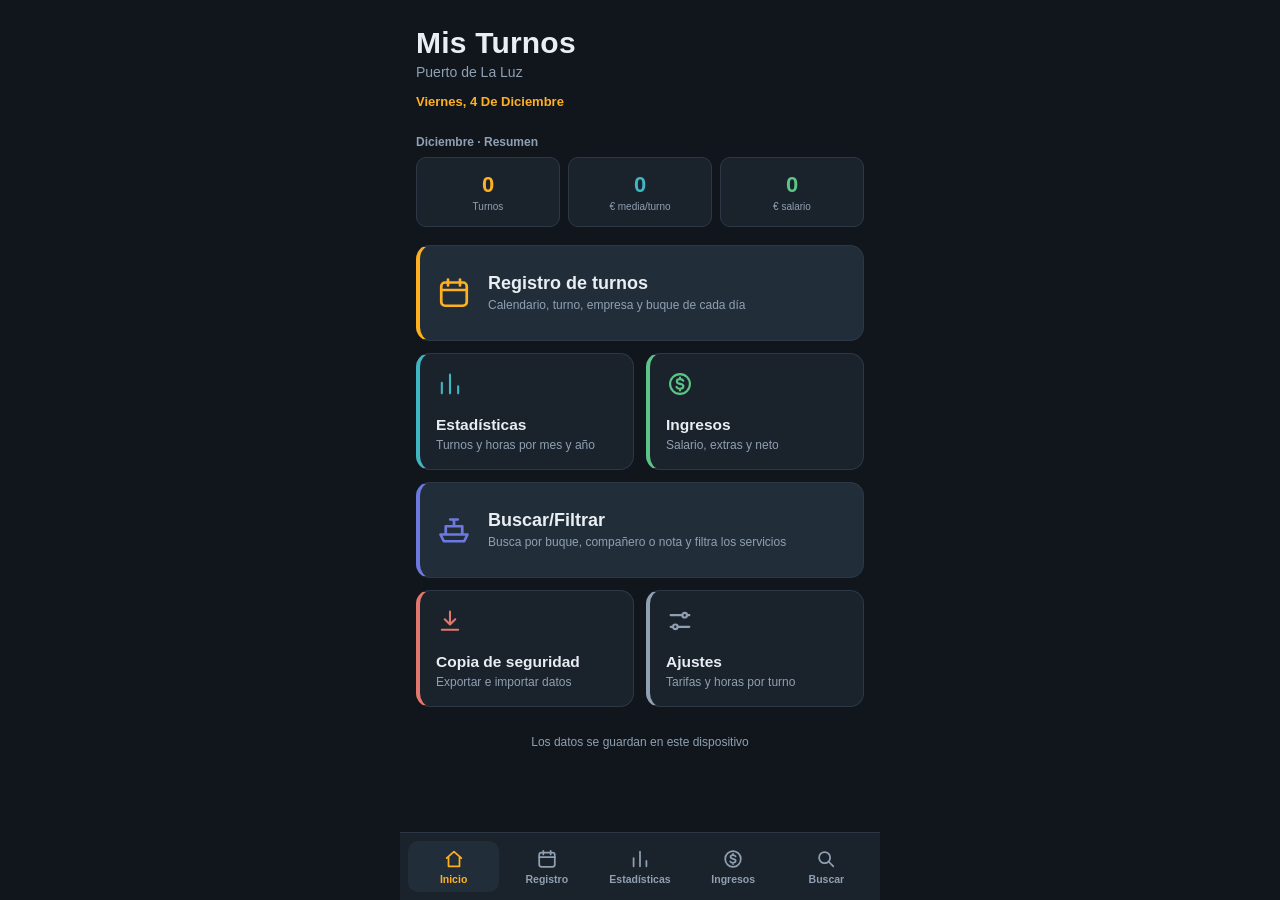
<file: index.html>
<!DOCTYPE html>
<html lang="es">
<head>
<meta charset="UTF-8">
<meta name="viewport" content="width=device-width, initial-scale=1, maximum-scale=1, viewport-fit=cover">
<title>Mis Turnos</title>
<link rel="manifest" href="manifest.json">
<meta name="theme-color" content="#11161d">
<meta name="mobile-web-app-capable" content="yes">
<meta name="apple-mobile-web-app-capable" content="yes">
<meta name="apple-mobile-web-app-status-bar-style" content="black-translucent">
<meta name="apple-mobile-web-app-title" content="Turnos 2">
<link rel="icon" type="image/png" sizes="192x192" href="icons/icon-192.png">
<link rel="apple-touch-icon" href="icons/icon-192.png">
<link rel="stylesheet" href="estilo.css">
</head>
<body>
<div class="wrap portada">

  <header>
    <h1>Mis Turnos</h1>
    <div class="place">Puerto de La Luz</div>
    <div class="date" id="fecha"></div>
  </header>

  <section class="panel" id="panel"></section>

  <nav class="menu">

    <a class="btn main c-amber" href="registro.html">
      <svg viewBox="0 0 24 24"><rect x="3.5" y="5" width="17" height="15.5" rx="2.5"/><path d="M8 3v4M16 3v4M3.5 10h17"/></svg>
      <div><div class="t">Registro de turnos</div><div class="d">Calendario, turno, empresa y buque de cada día</div></div>
    </a>

    <a class="btn c-teal" href="estadisticas.html">
      <svg viewBox="0 0 24 24"><path d="M5 20V11M12 20V4M19 20v-6"/></svg>
      <div><div class="t">Estadísticas</div><div class="d">Turnos y horas por mes y año</div></div>
    </a>

    <a class="btn c-green" href="ingresos.html">
      <svg viewBox="0 0 24 24"><circle cx="12" cy="12" r="8.5"/><path d="M14.8 9.2c-.5-.9-1.5-1.4-2.8-1.4-1.6 0-2.7.8-2.7 2 0 3 5.6 1.2 5.6 4.2 0 1.2-1.2 2.1-2.9 2.1-1.4 0-2.5-.6-3-1.6M12 6.5v1.3M12 16.2v1.3"/></svg>
      <div><div class="t">Ingresos</div><div class="d">Salario, extras y neto</div></div>
    </a>

    <a class="btn main c-indigo" href="buscar.html">
      <svg viewBox="0 0 24 24"><path d="M3 15l2.2 4.5h13.6L21 15H3zM6.5 15V9.5h11V15M12 9.5V5M9.5 5h5"/></svg>
      <div><div class="t">Buscar/Filtrar</div><div class="d">Busca por buque, compañero o nota y filtra los servicios</div></div>
    </a>

    <a class="btn c-coral" href="copia.html">
      <svg viewBox="0 0 24 24"><path d="M12 4v11M7.5 10.5L12 15l4.5-4.5M5 19.5h14"/></svg>
      <div><div class="t">Copia de seguridad</div><div class="d">Exportar e importar datos</div></div>
    </a>

    <a class="btn c-dim" href="ajustes.html">
      <svg viewBox="0 0 24 24"><path d="M4 7h10M18 7h2M4 17h2M10 17h10"/><circle cx="16" cy="7" r="2"/><circle cx="8" cy="17" r="2"/></svg>
      <div><div class="t">Ajustes</div><div class="d">Tarifas y horas por turno</div></div>
    </a>

  </nav>

  <div class="foot">Los datos se guardan en este dispositivo</div>
</div>

<script src="datos.js"></script>
<script src="nav.js"></script>
<script>
  function pintarPanel(){
    var n = new Date(), mes = Datos.mes(n.getFullYear(), n.getMonth());
    var turnos = 0, conSalario = 0, sumaSalario = 0, salario = 0;
    Object.values(mes).forEach(function(e){
      var s = parseFloat(e.salario) || 0;
      if(e.shift && e.shift !== 'L'){ turnos++; if(s > 0){ conSalario++; sumaSalario += s; } }
      salario += s;
    });
    var media = conSalario ? sumaSalario / conSalario : 0;
    var f = function(x){ return x.toLocaleString('es-ES', {maximumFractionDigits: 2}); };
    document.getElementById('panel').innerHTML =
      '<div class="mes">' + Datos.MESES[n.getMonth()] + ' · resumen</div>' +
      '<div class="grandes">' +
        '<div class="g"><div class="n">' + turnos + '</div><div class="l">Turnos</div></div>' +
        '<div class="g"><div class="n">' + f(media) + '</div><div class="l">€ media/turno</div></div>' +
        '<div class="g"><div class="n">' + f(salario) + '</div><div class="l">€ salario</div></div>' +
      '</div>';
  }
  pintarPanel();
  window.addEventListener('pageshow', pintarPanel);

  document.getElementById('fecha').textContent =
    new Date().toLocaleDateString('es-ES',{weekday:'long',day:'numeric',month:'long'});

  if('serviceWorker' in navigator){
    window.addEventListener('load',()=>{
      navigator.serviceWorker.register('./service-worker.js').catch(()=>{});
    });
  }
</script>
</body>
</html>
</file>
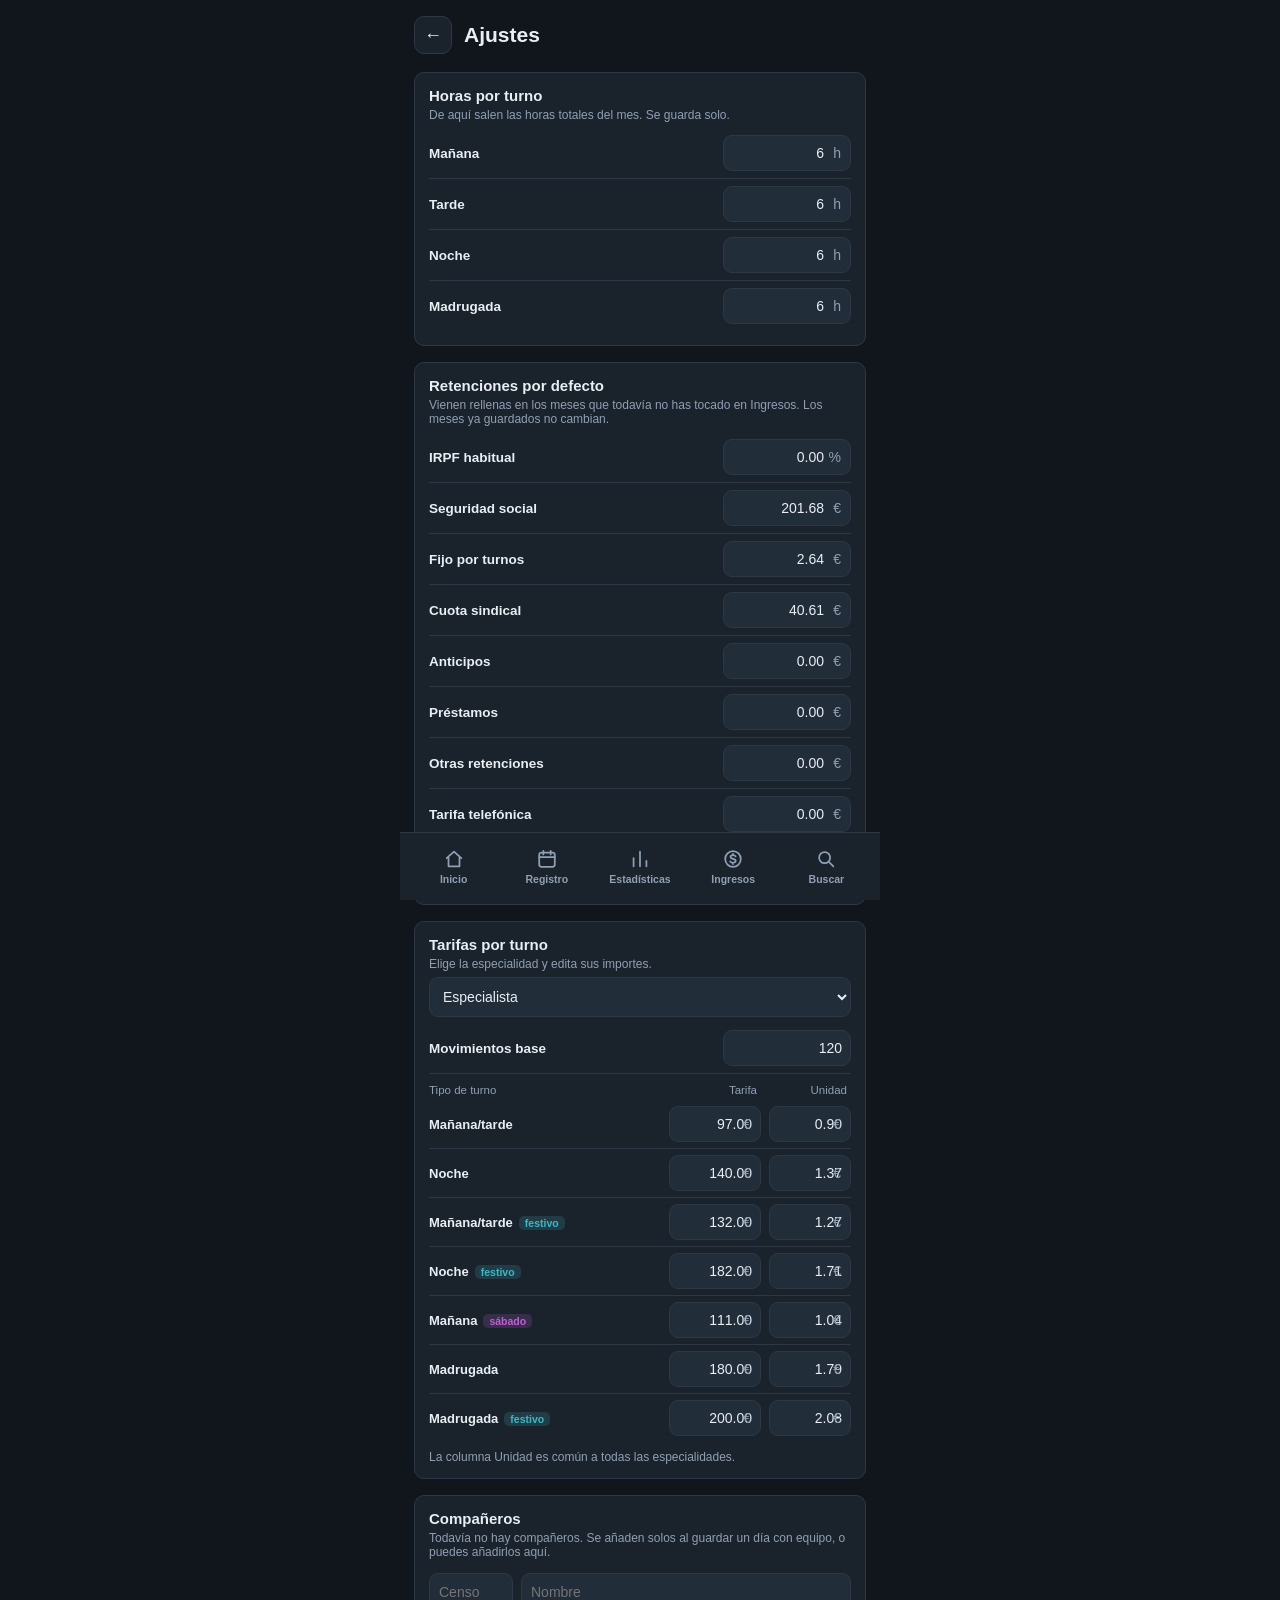
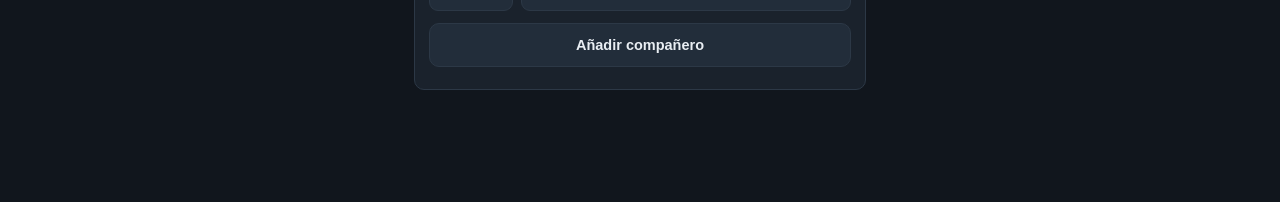
<file: ajustes.html>
<!DOCTYPE html>
<html lang="es">
<head>
<meta charset="UTF-8">
<meta name="viewport" content="width=device-width, initial-scale=1, maximum-scale=1, viewport-fit=cover">
<title>Ajustes</title>
<meta name="theme-color" content="#11161d">
<link rel="icon" type="image/png" sizes="192x192" href="icons/icon-192.png">
<link rel="stylesheet" href="estilo.css">
</head>
<body>
<div class="wrap">
  <div class="topbar">
    <a class="back" href="index.html" aria-label="Volver al inicio">&larr;</a>
    <h1>Ajustes</h1>
  </div>

  <div class="card">
    <h2>Horas por turno</h2>
    <div class="sub">De aquí salen las horas totales del mes. Se guarda solo.</div>
    <div id="horas"></div>
  </div>

  <div class="card">
    <h2>Retenciones por defecto</h2>
    <div class="sub">Vienen rellenas en los meses que todavía no has tocado en Ingresos. Los meses ya guardados no cambian.</div>
    <div id="retDef"></div>
  </div>

  <div class="card">
    <h2>Tarifas por turno</h2>
    <div class="sub">Elige la especialidad y edita sus importes.</div>
    <select id="tPuesto" autocomplete="off"></select>
    <div class="ret-fila" style="margin-top:6px;">
      <div class="nom">Movimientos base</div>
      <input class="field" id="tBase" type="text" inputmode="decimal" autocomplete="off">
    </div>
    <div class="tar-cab"><span>Tipo de turno</span><span>Tarifa</span><span>Unidad</span></div>
    <div id="tFilas"></div>
    <div class="sub" style="margin-top:8px;margin-bottom:0;">La columna Unidad es común a todas las especialidades.</div>
  </div>

  <div class="card">
    <h2>Compañeros</h2>
    <div class="sub" id="compResumen"></div>
    <div id="compLista"></div>
    <div class="comp-nuevo">
      <input class="field" id="nuevoCenso" inputmode="numeric" placeholder="Censo" autocomplete="off">
      <input class="field" id="nuevoNombre" placeholder="Nombre" autocomplete="off">
    </div>
    <button class="accion sec" onclick="anadirComp()">Añadir compañero</button>
    <div class="note" id="compAviso" style="font-size:12px;color:var(--text-dim);margin-top:8px;"></div>
  </div>
</div>

<script src="datos.js"></script>
<script src="nav.js"></script>
<script>
const $ = id => document.getElementById(id);
const num = v => { const n = parseFloat(String(v).replace(',', '.')); return isNaN(n) ? 0 : n; };
const f2 = n => (Math.round(n * 100) / 100).toFixed(2);
const esc = s => String(s).replace(/&/g,'&amp;').replace(/</g,'&lt;').replace(/>/g,'&gt;').replace(/"/g,'&quot;');

/* ---------- Horas por turno ---------- */
const TURNOS = ['M','T','N','MA'];
$('horas').innerHTML = TURNOS.map(s => `
  <div class="ret-fila"><div class="nom">${Datos.NOMBRES[s]}</div>
  <div class="unidad" data-u="h"><input class="field" id="h_${s}" type="text" inputmode="decimal" autocomplete="off"></div></div>`).join('');
TURNOS.forEach(s => {
  const el = $('h_' + s);
  el.value = (Datos.settings[s] && Datos.settings[s].horas !== undefined) ? Datos.settings[s].horas : 6;
  el.addEventListener('input', () => {
    if(!Datos.settings[s]) Datos.settings[s] = {};
    Datos.settings[s].horas = num(el.value);
    Datos.guardar();
  });
});

/* ---------- Retenciones por defecto ---------- */
const RET = [['irpfPct','IRPF habitual','%'],['ss','Seguridad social','€'],['fijo','Fijo por turnos','€'],['sindical','Cuota sindical','€'],
  ['anticipos','Anticipos','€'],['prestamos','Préstamos','€'],['otras','Otras retenciones','€'],['telefono','Tarifa telefónica','€'],['seguro','Seguro médico','€']];
const rd = Datos.retDefecto();
$('retDef').innerHTML = RET.map(([k, t, u]) => `
  <div class="ret-fila"><div class="nom">${t}</div>
  <div class="unidad" data-u="${u}"><input class="field" id="rd_${k}" type="text" inputmode="decimal" autocomplete="off"></div></div>`).join('');
RET.forEach(([k]) => {
  const el = $('rd_' + k);
  el.value = f2(rd[k]);
  el.addEventListener('input', () => {
    const o = {};
    RET.forEach(([kk]) => o[kk] = num($('rd_' + kk).value));
    Datos.settings.retDefecto = o;
    Datos.guardar();
  });
});

/* ---------- Tarifas ---------- */
const T = Datos.tarifas();
let puesto = Datos.PUESTO_DEFECTO;
$('tPuesto').innerHTML = Datos.PUESTOS.map(p => `<option value="${p}">${p}</option>`).join('');
$('tPuesto').value = puesto;

function guardarTarifas(){ Datos.settings.tarifas = T; Datos.guardar(); }

function pintarTarifas(){
  const p = T.puestos[puesto];
  $('tBase').value = p.base;
  $('tFilas').innerHTML = Datos.TIPOS_TARIFA.map(([nombre, etq], i) => `
    <div class="tar-fila">
      <div class="nom">${nombre}${etq ? `<span class="etq ${etq === 'festivo' ? 'fes' : 'sab'}">${etq}</span>` : ''}</div>
      <div class="unidad" data-u="€"><input class="field" data-k="v" data-i="${i}" type="text" inputmode="decimal" value="${f2(p.valores[i])}" autocomplete="off"></div>
      <div class="unidad" data-u="€"><input class="field" data-k="u" data-i="${i}" type="text" inputmode="decimal" value="${f2(T.unidad[i])}" autocomplete="off"></div>
    </div>`).join('');
}
$('tPuesto').addEventListener('change', () => { puesto = $('tPuesto').value; pintarTarifas(); });
$('tBase').addEventListener('input', () => { T.puestos[puesto].base = num($('tBase').value); guardarTarifas(); });
$('tFilas').addEventListener('input', ev => {
  const el = ev.target;
  if(!el.dataset.k) return;
  const i = +el.dataset.i;
  if(el.dataset.k === 'v') T.puestos[puesto].valores[i] = num(el.value);
  else T.unidad[i] = num(el.value);
  guardarTarifas();
});
pintarTarifas();

/* ---------- Compañeros ---------- */
let lista = [];
function pintarComp(){
  lista = Datos.companeros.slice().sort((a, b) => a.nombre.localeCompare(b.nombre, 'es'));
  $('compResumen').textContent = lista.length
    ? lista.length + (lista.length === 1 ? ' compañero guardado.' : ' compañeros guardados.') + ' Los cambios se guardan solos.'
    : 'Todavía no hay compañeros. Se añaden solos al guardar un día con equipo, o puedes añadirlos aquí.';
  $('compLista').innerHTML = lista.map((c, i) => `
    <div class="comp-fila">
      <input class="field" data-k="censo" data-i="${i}" value="${esc(c.censo)}" inputmode="numeric" placeholder="Censo" autocomplete="off">
      <input class="field" data-k="nombre" data-i="${i}" value="${esc(c.nombre)}" placeholder="Nombre" autocomplete="off">
      <button class="borrar" data-del="${i}" aria-label="Borrar compañero">&#10005;</button>
    </div>`).join('');
}
$('compLista').addEventListener('change', ev => {
  const el = ev.target;
  if(!el.dataset.k) return;
  const c = lista[+el.dataset.i], v = el.value.trim();
  if(!v){ el.value = c[el.dataset.k]; return; }
  c[el.dataset.k] = v;
  Datos.guardar();
});
$('compLista').addEventListener('click', ev => {
  const b = ev.target.closest('[data-del]');
  if(!b) return;
  const c = lista[+b.dataset.del];
  if(!confirm('¿Borrar a ' + c.nombre + ' (censo ' + c.censo + ') de la lista? Los días ya guardados no cambian.')) return;
  const i = Datos.companeros.indexOf(c);
  if(i >= 0) Datos.companeros.splice(i, 1);
  Datos.guardar();
  pintarComp();
});
function anadirComp(){
  const censo = $('nuevoCenso').value.trim(), nombre = $('nuevoNombre').value.trim();
  if(!censo || !nombre){ $('compAviso').textContent = 'Escribe el censo y el nombre.'; return; }
  Datos.recordarCompanero(censo, nombre);
  Datos.guardar();
  $('nuevoCenso').value = ''; $('nuevoNombre').value = '';
  $('compAviso').textContent = '';
  pintarComp();
}
pintarComp();
</script>
</body>
</html>
</file>
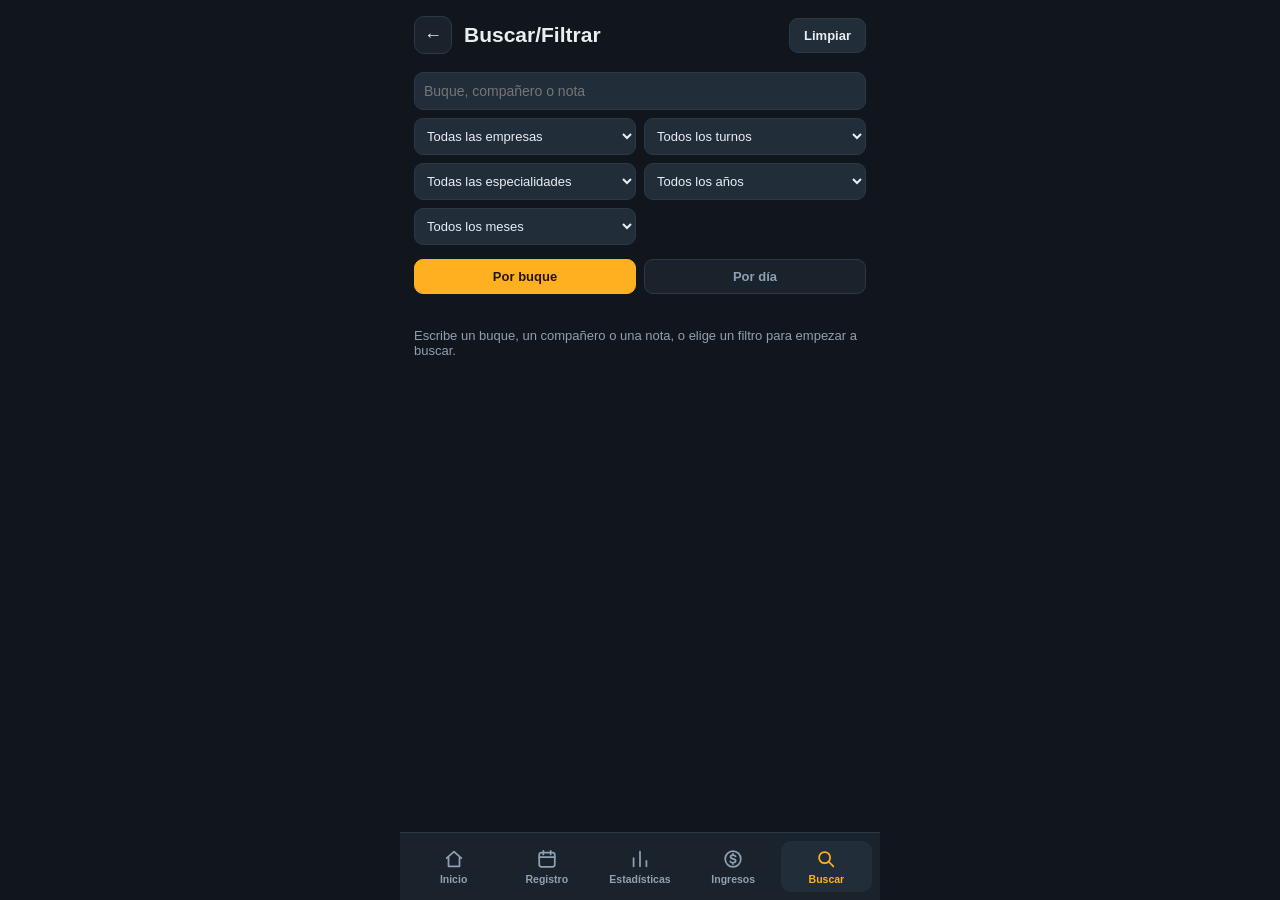
<file: buscar.html>
<!DOCTYPE html>
<html lang="es">
<head>
<meta charset="UTF-8">
<meta name="viewport" content="width=device-width, initial-scale=1, maximum-scale=1, viewport-fit=cover">
<title>Buscar/Filtrar</title>
<meta name="theme-color" content="#11161d">
<link rel="icon" type="image/png" sizes="192x192" href="icons/icon-192.png">
<link rel="stylesheet" href="estilo.css">
</head>
<body>
<div class="wrap">
  <div class="topbar">
    <a class="back" href="index.html" aria-label="Volver al inicio">&larr;</a>
    <h1>Buscar/Filtrar</h1>
    <button class="btn-limpiar" onclick="limpiar()">Limpiar</button>
  </div>

  <input type="text" id="q" class="field" placeholder="Buque, compañero o nota" autocomplete="off" oninput="pintar()">
  <div class="filtros">
    <select id="fEmpresa" autocomplete="off" onchange="pintar()"></select>
    <select id="fTurno" autocomplete="off" onchange="pintar()"></select>
    <select id="fPuesto" autocomplete="off" onchange="pintar()"></select>
    <select id="fAnio" autocomplete="off" onchange="pintar()"></select>
    <select id="fMes" autocomplete="off" onchange="pintar()"></select>
  </div>

  <div class="viewtoggle">
    <button id="vtBuque" class="active" onclick="cambiarVista('buque')">Por buque</button>
    <button id="vtDia" onclick="cambiarVista('dia')">Por día</button>
  </div>

  <div class="stats tres" id="resumen"></div>
  <div id="res"></div>
</div>

<script src="datos.js"></script>
<script src="nav.js"></script>
<script>
const $ = id => document.getElementById(id);
const esc = s => String(s).replace(/&/g,'&amp;').replace(/</g,'&lt;').replace(/>/g,'&gt;').replace(/"/g,'&quot;');
const eur = n => n.toLocaleString('es-ES', {minimumFractionDigits:2, maximumFractionDigits:2}) + ' €';
const imp = e => (parseFloat(e.salario) || 0) + (parseFloat(e.extra) || 0);
const fecha = x => x.d + ' de ' + Datos.MESES[x.m] + ' ' + x.y;
const cap = s => s.charAt(0).toUpperCase() + s.slice(1);
const ROLES = {capataz:'Capataz', apuntador:'Apuntador', gruero1:'Gruero 1', gruero2:'Gruero 2', especialista:'Especialista'};
let vista = 'buque', grupos = [];

// selectores
const anios = [...new Set(Object.keys(Datos.data).map(k => +k.split('-')[0]).concat(new Date().getFullYear()))].sort((a,b) => b - a);
$('fEmpresa').innerHTML = '<option value="">Todas las empresas</option>' + Datos.EMPRESAS.map(c => `<option value="${esc(c)}">${esc(c)}</option>`).join('');
$('fTurno').innerHTML = '<option value="">Todos los turnos</option>' + ['M','T','N','MA'].map(s => `<option value="${s}">${Datos.NOMBRES[s]}</option>`).join('');
$('fPuesto').innerHTML = '<option value="">Todas las especialidades</option>' + Datos.PUESTOS.map(p => `<option value="${p}">${p}</option>`).join('');
$('fAnio').innerHTML = '<option value="">Todos los años</option>' + anios.map(a => `<option value="${a}">${a}</option>`).join('');
$('fMes').innerHTML = '<option value="">Todos los meses</option>' + Datos.MESES.map((m,i) => `<option value="${i}">${cap(m)}</option>`).join('');

function todos(){
  const out = [];
  Object.keys(Datos.data).forEach(k => {
    const [y, m] = k.split('-').map(Number);
    Object.entries(Datos.data[k]).forEach(([d, e]) => out.push({y, m: m - 1, d: +d, e}));
  });
  return out.sort((a,b) => (b.y - a.y) || (b.m - a.m) || (b.d - a.d));
}

function filtrar(){
  const q = $('q').value.trim().toLowerCase();
  const fe = $('fEmpresa').value, ft = $('fTurno').value, fp = $('fPuesto').value, fa = $('fAnio').value, fm = $('fMes').value;
  return todos().filter(x => {
    const e = x.e;
    if(!e.shift || e.shift === 'L') return false;
    if(fe && e.company !== fe) return false;
    if(ft && e.shift !== ft) return false;
    if(fp && (e.puesto || Datos.PUESTO_DEFECTO) !== fp) return false;
    if(fa && x.y !== +fa) return false;
    if(fm !== '' && x.m !== +fm) return false;
    if(q){
      const eq = Object.values(e.equipo || {}).map(p => (p.nombre || '') + ' ' + (p.censo || '')).join(' ');
      if(!((e.buque || '') + ' ' + (e.note || '') + ' ' + eq).toLowerCase().includes(q)) return false;
    }
    return true;
  });
}

function cambiarVista(v){
  vista = v;
  $('vtBuque').className = v === 'buque' ? 'active' : '';
  $('vtDia').className = v === 'dia' ? 'active' : '';
  pintar();
}

function detalle(x, conBuque){
  const e = x.e;
  return [Datos.NOMBRES[e.shift], e.puesto || Datos.PUESTO_DEFECTO, e.company, conBuque ? e.buque : '',
    e.movimientos ? e.movimientos + ' mov.' : ''].filter(Boolean).map(esc).join(' · ');
}
function equipoTxt(e){
  return Object.entries(e.equipo || {}).filter(([k, p]) => p.nombre || p.censo)
    .map(([k, p]) => (ROLES[k] || k) + ': ' + (p.nombre || '') + (p.censo ? ' (' + p.censo + ')' : '')).join(' · ');
}

function pintar(){
  const hayBusqueda = $('q').value.trim() || ['fEmpresa','fTurno','fPuesto','fAnio','fMes'].some(id => $(id).value !== '');
  if(!hayBusqueda){
    $('resumen').innerHTML = '';
    $('res').innerHTML = '<div class="vacio">Escribe un buque, un compañero o una nota, o elige un filtro para empezar a buscar.</div>';
    return;
  }
  const lista = filtrar();
  const base = vista === 'buque' ? lista.filter(x => (x.e.buque || '').trim()) : lista;
  const total = base.reduce((s, x) => s + imp(x.e), 0);
  const media = base.length ? total / base.length : 0;
  $('resumen').innerHTML = `
    <div class="stat"><div class="n">${base.length}</div><div class="l">Servicios</div></div>
    <div class="stat"><div class="n">${eur(media)}</div><div class="l">Media por servicio</div></div>
    <div class="stat"><div class="n">${eur(total)}</div><div class="l">Ingresos</div></div>`;

  if(!base.length){
    const hayDatos = todos().length > 0;
    $('res').innerHTML = '<div class="vacio">' + (hayDatos ? 'No se ha encontrado nada con esa búsqueda.' : 'Todavía no hay turnos registrados.') + '</div>';
    return;
  }

  if(vista === 'dia'){
    $('res').innerHTML = base.map(x => {
      const eq = equipoTxt(x.e);
      return `<div class="item">
        <div class="it-top"><span>${fecha(x)}</span><span>${imp(x.e) ? eur(imp(x.e)) : ''}</span></div>
        <div class="it-sub">${detalle(x, true)}</div>
        ${eq ? `<div class="it-sub">${esc(eq)}</div>` : ''}
        ${x.e.note ? `<div class="it-nota">${esc(x.e.note)}</div>` : ''}
      </div>`;
    }).join('');
    return;
  }

  // por buque
  const mapa = new Map();
  base.forEach(x => {
    const k = x.e.buque.trim().toLowerCase();
    if(!mapa.has(k)) mapa.set(k, {nombre: x.e.buque.trim(), servicios: []});
    mapa.get(k).servicios.push(x);
  });
  grupos = [...mapa.values()].sort((a,b) => b.servicios.length - a.servicios.length || a.nombre.localeCompare(b.nombre));
  $('res').innerHTML = grupos.map((g, i) => {
    const m = g.servicios.reduce((s, x) => s + (parseFloat(x.e.movimientos) || 0), 0);
    const t = g.servicios.reduce((s, x) => s + imp(x.e), 0);
    const n = g.servicios.length;
    return `<div class="item buque">
      <div class="bh" data-i="${i}">
        <div class="it-top"><span>${esc(g.nombre)}</span><span>${t ? eur(t) : ''}</span></div>
        <div class="it-sub">${n} ${n === 1 ? 'servicio' : 'servicios'}${m ? ' · ' + m + ' mov.' : ''} · último ${fecha(g.servicios[0])}</div>
      </div>
      <div class="bd" hidden>
        ${g.servicios.map(x => `<div class="srv"><b>${fecha(x)}</b><br><span class="it-sub">${detalle(x, false)}${imp(x.e) ? ' · ' + eur(imp(x.e)) : ''}</span></div>`).join('')}
        <div class="acciones">
          <button data-acc="cap" data-i="${i}">Capacidad</button>
          <button data-acc="pos" data-i="${i}">Posición</button>
        </div>
      </div>
    </div>`;
  }).join('');
}

$('res').addEventListener('click', ev => {
  const b = ev.target.closest('[data-acc]');
  if(b){
    const nombre = grupos[+b.dataset.i].nombre;
    const sufijo = b.dataset.acc === 'pos' ? 'buque MarineTraffic posición actual' : 'buque capacidad TEU contenedores';
    window.open('https://www.google.com/search?q=' + encodeURIComponent(nombre + ' ' + sufijo), '_blank');
    return;
  }
  const h = ev.target.closest('.bh');
  if(h){ const bd = h.nextElementSibling; bd.hidden = !bd.hidden; }
});

// Siempre se abre limpia, también al volver con "atrás"
function limpiar(){
  $('q').value = '';
  ['fEmpresa','fTurno','fPuesto','fAnio','fMes'].forEach(id => $(id).value = '');
  cambiarVista('buque');
}
window.addEventListener('pageshow', limpiar);
limpiar();
</script>
</body>
</html>
</file>
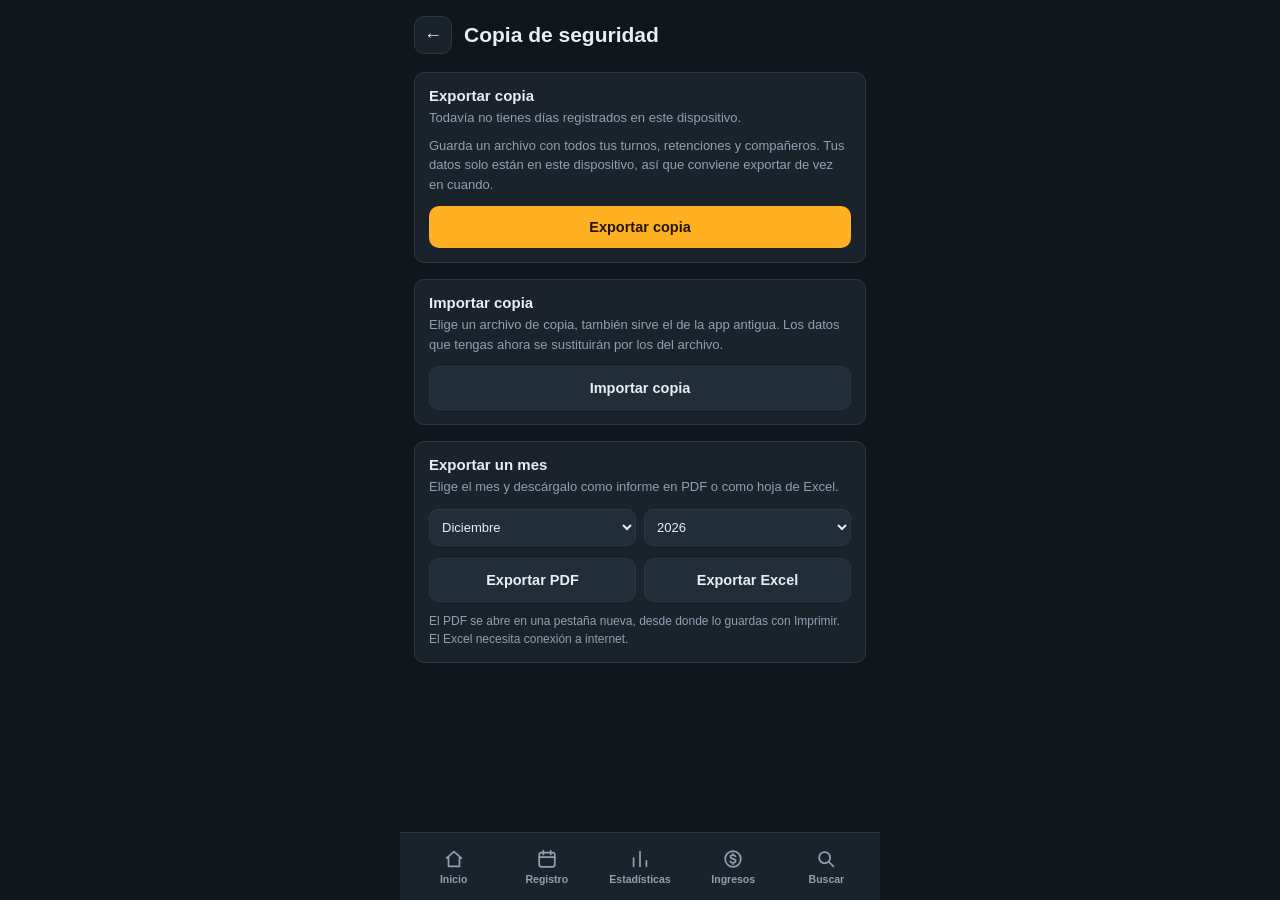
<file: copia.html>
<!DOCTYPE html>
<html lang="es">
<head>
<meta charset="UTF-8">
<meta name="viewport" content="width=device-width, initial-scale=1, maximum-scale=1, viewport-fit=cover">
<title>Copia de seguridad</title>
<meta name="theme-color" content="#11161d">
<link rel="icon" type="image/png" sizes="192x192" href="icons/icon-192.png">
<link rel="stylesheet" href="estilo.css">
</head>
<body>
<div class="wrap">
  <div class="topbar">
    <a class="back" href="index.html" aria-label="Volver al inicio">&larr;</a>
    <h1>Copia de seguridad</h1>
  </div>

  <div class="card">
    <h2>Exportar copia</h2>
    <p id="actual"></p>
    <p style="margin-top:8px;">Guarda un archivo con todos tus turnos, retenciones y compañeros. Tus datos solo están en este dispositivo, así que conviene exportar de vez en cuando.</p>
    <button class="accion" onclick="exportar()">Exportar copia</button>
  </div>

  <div class="card">
    <h2>Importar copia</h2>
    <p>Elige un archivo de copia, también sirve el de la app antigua. Los datos que tengas ahora se sustituirán por los del archivo.</p>
    <button class="accion sec" onclick="document.getElementById('archivo').click()">Importar copia</button>
    <input type="file" id="archivo" accept="application/json,.json" style="display:none" onchange="importar(event)">
  </div>

  <div class="card">
    <h2>Exportar un mes</h2>
    <p>Elige el mes y descárgalo como informe en PDF o como hoja de Excel.</p>
    <div class="filtros" style="margin-top:12px;">
      <select id="exMes" autocomplete="off"></select>
      <select id="exAnio" autocomplete="off"></select>
    </div>
    <div class="dos">
      <button class="accion sec" onclick="exportarPDF()">Exportar PDF</button>
      <button class="accion sec" id="btnExcel" onclick="exportarExcel()">Exportar Excel</button>
    </div>
    <p style="margin-top:10px;font-size:12px;">El PDF se abre en una pestaña nueva, desde donde lo guardas con Imprimir. El Excel necesita conexión a internet.</p>
  </div>

  <div class="estado" id="estado"></div>
</div>

<script src="datos.js"></script>
<script src="nav.js"></script>
<script>
const $ = id => document.getElementById(id);
const plural = (n, s, p) => n + ' ' + (n === 1 ? s : p);

function estado(texto, tipo){
  const e = $('estado');
  e.textContent = texto;
  e.className = 'estado ' + tipo;
}

function resumenActual(){
  const c = Datos.contar(Datos.data);
  $('actual').textContent = c.dias
    ? 'Ahora mismo tienes ' + plural(c.dias, 'día registrado', 'días registrados') + ' en ' + plural(c.meses, 'mes', 'meses') +
      ' y ' + plural(Datos.companeros.length, 'compañero', 'compañeros') + '.'
    : 'Todavía no tienes días registrados en este dispositivo.';
}

function exportar(){
  const c = Datos.contar(Datos.data);
  if(!c.dias){ estado('No hay datos registrados para exportar.', 'err'); return; }
  const blob = new Blob([JSON.stringify(Datos.exportar(), null, 2)], {type: 'application/json'});
  const url = URL.createObjectURL(blob);
  const a = document.createElement('a');
  a.href = url;
  a.download = 'turnos_copia_' + new Date().toISOString().slice(0, 10) + '.json';
  document.body.appendChild(a);
  a.click();
  document.body.removeChild(a);
  setTimeout(() => URL.revokeObjectURL(url), 1000);
  estado('Copia exportada con ' + plural(c.dias, 'día', 'días') + '.', 'ok');
}

function importar(ev){
  const f = ev.target.files[0];
  ev.target.value = '';
  if(!f) return;
  const lector = new FileReader();
  lector.onload = () => {
    let p;
    try{
      p = JSON.parse(lector.result);
      if(!p || !p.data || typeof p.data !== 'object') throw new Error('formato');
    }catch(err){
      estado('El archivo no es una copia válida.', 'err');
      return;
    }
    const c = Datos.contar(p.data);
    const msg = 'El archivo contiene ' + plural(c.dias, 'día', 'días') + ' en ' + plural(c.meses, 'mes', 'meses') +
      '. Los datos actuales se sustituirán. ¿Importar?';
    if(!confirm(msg)){ estado('Importación cancelada.', 'ok'); return; }
    try{
      Datos.importar(p);
      resumenActual();
      estado('Copia importada: ' + plural(c.dias, 'día', 'días') + ' en ' + plural(c.meses, 'mes', 'meses') + '.', 'ok');
    }catch(err){
      estado('No se ha podido importar la copia.', 'err');
    }
  };
  lector.onerror = () => estado('No se ha podido leer el archivo.', 'err');
  lector.readAsText(f);
}


// ---------- Exportar un mes: PDF y Excel ----------
const ROLES = {capataz:'Capataz', apuntador:'Apuntador', gruero1:'Gruero 1', gruero2:'Gruero 2', especialista:'Especialista'};
const CAMPOS_RET = [['ss','Seguridad social'],['fijo','Fijo por turnos'],['sindical','Cuota sindical'],['anticipos','Anticipos'],
  ['prestamos','Préstamos'],['otras','Otras retenciones'],['telefono','Tarifa telefónica'],['seguro','Seguro médico']];
const num = v => parseFloat(String(v).replace(',', '.')) || 0;
const esc = s => String(s).replace(/&/g,'&amp;').replace(/</g,'&lt;').replace(/>/g,'&gt;').replace(/"/g,'&quot;');
const eur = n => n.toLocaleString('es-ES', {minimumFractionDigits:2, maximumFractionDigits:2}) + ' €';
const cap = s => s.charAt(0).toUpperCase() + s.slice(1);

const anios = [...new Set(Object.keys(Datos.data).map(k => +k.split('-')[0]).concat(new Date().getFullYear()))].sort((a,b) => b - a);
$('exMes').innerHTML = Datos.MESES.map((n, i) => `<option value="${i}">${cap(n)}</option>`).join('');
$('exAnio').innerHTML = anios.map(a => `<option value="${a}">${a}</option>`).join('');
$('exMes').value = new Date().getMonth();
$('exAnio').value = new Date().getFullYear();

function filas(y, m){
  const md = Datos.mes(y, m);
  return Object.keys(md).map(Number).sort((a,b) => a - b).map(d => ({d, e: md[d]}))
    .filter(({e}) => e.shift || e.note || e.buque || e.movimientos || e.salario || e.extra);
}
const equipoTxt = e => Object.entries(e.equipo || {}).filter(([k, p]) => p.nombre || p.censo)
  .map(([k, p]) => (ROLES[k] || k) + ': ' + (p.nombre || '') + (p.censo ? ' (' + p.censo + ')' : '')).join(' / ');

function htmlInforme(y, m){
  const f = filas(y, m), r = Datos.resumen(y, m);
  const bruto = r.salario + r.extra;
  const colores = {M:'#ffb020', T:'#3fb6c2', N:'#6c7ae0', MA:'#c15fd6'};
  const turnos = ['M','T','N','MA'];
  const nTurno = {M:0,T:0,N:0,MA:0}, impTurno = {M:0,T:0,N:0,MA:0}, impEmp = {};
  Datos.EMPRESAS.forEach(c => impEmp[c] = 0);
  f.forEach(({e}) => {
    if(!e.shift || e.shift === 'L') return;
    const i = (parseFloat(e.salario) || 0) + (parseFloat(e.extra) || 0);
    nTurno[e.shift]++; impTurno[e.shift] += i;
    if(e.company in impEmp) impEmp[e.company] += i;
  });
  const barras = items => {
    const max = Math.max(1, ...items.map(i => i.v));
    return items.map(i => `<div class="barrow"><div class="blabel">${esc(i.l)}</div>
      <div class="btrack"><div class="bfill" style="width:${i.v / max * 100}%;background:${i.c};"></div></div>
      <div class="bval">${esc(i.t)}</div></div>`).join('');
  };
  const barrasTurno = barras(turnos.map(s => ({l: Datos.NOMBRES[s], v: nTurno[s], t: String(nTurno[s]), c: colores[s]})));
  const barrasEmp = barras(Datos.EMPRESAS.map(c => ({l: c, v: impEmp[c], t: eur(impEmp[c]), c: '#ffb020'})));
  const barrasSal = barras(turnos.map(s => ({l: Datos.NOMBRES[s], v: impTurno[s], t: eur(impTurno[s]), c: colores[s]})));

  const filasHtml = f.map(({d, e}) => {
    const eq = equipoTxt(e);
    return `<tr><td>${d}</td><td>${e.shift ? Datos.NOMBRES[e.shift] : '—'}</td><td>${esc(e.puesto || Datos.PUESTO_DEFECTO)}</td>
      <td>${esc(e.company || '—')}</td><td>${esc(e.buque || '—')}</td><td>${e.movimientos || '—'}</td>
      <td>${e.salario ? eur(parseFloat(e.salario)) : '—'}</td><td>${e.extra ? eur(parseFloat(e.extra)) : '—'}</td>
      <td>${esc(e.note || '')}${eq ? `<div class="eq">${esc(eq)}</div>` : ''}</td></tr>`;
  }).join('');

  const rec = Datos.retenciones[Datos.clave(y, m)];
  let retHtml = '';
  if(rec){
    const irpf = rec.irpfModo === 'pct' ? bruto * num(rec.irpfPct) / 100 : num(rec.irpfEur);
    const lineas = [['IRPF' + (rec.irpfModo === 'pct' ? ' (' + String(num(rec.irpfPct)).replace('.', ',') + ' %)' : ''), irpf]]
      .concat(CAMPOS_RET.map(([k, t]) => [t, num(rec[k])])).filter(([t, v]) => v > 0);
    const total = lineas.reduce((s, [t, v]) => s + v, 0);
    retHtml = `<h2 class="section">Retenciones</h2><div class="summary">
      ${lineas.map(([t, v]) => `<b>${esc(t)}:</b> ${eur(v)}<br>`).join('')}
      <b>Total retenciones:</b> ${eur(total)}<br><b>Salario neto:</b> ${eur(bruto - total)}</div>`;
  }

  const mes = Datos.MESES[m] + ' ' + y;
  return `<!DOCTYPE html><html lang="es"><head><meta charset="UTF-8"><title>Mis Turnos — ${mes}</title>
  <style>
    *{box-sizing:border-box;-webkit-print-color-adjust:exact;print-color-adjust:exact;}
    body{font-family:Georgia,'Times New Roman',serif;color:#1c2530;background:#f4f1ea;margin:0;padding:36px 18px;}
    .sheet{max-width:760px;margin:0 auto;background:#fff;border-radius:4px;padding:44px 40px;}
    .masthead{border-bottom:2px solid #1c2530;padding-bottom:16px;margin-bottom:26px;display:flex;justify-content:space-between;align-items:flex-end;}
    .masthead h1{font-size:26px;margin:0;font-weight:400;}
    .masthead .mo{font-family:Arial,sans-serif;font-size:12px;color:#8a6d1f;text-transform:uppercase;letter-spacing:1.4px;font-weight:700;text-align:right;}
    .masthead .mo span{display:block;font-family:Georgia,serif;font-size:15px;color:#1c2530;text-transform:capitalize;letter-spacing:0;font-weight:400;margin-top:3px;}
    .hero{background:#1c2530;color:#fff;border-radius:6px;padding:20px 24px;display:flex;justify-content:space-between;margin-bottom:30px;font-family:Arial,sans-serif;}
    .hero .hl{font-size:10.5px;text-transform:uppercase;letter-spacing:1.2px;color:#cdd6e0;margin-bottom:4px;}
    .hero .hv{font-size:24px;font-weight:700;}
    h2.section{font-family:Arial,sans-serif;font-size:11px;text-transform:uppercase;letter-spacing:1.2px;color:#8a6d1f;margin:0 0 14px;padding-bottom:6px;border-bottom:1px solid #e6e0d2;}
    .charts{display:grid;grid-template-columns:1fr 1fr;gap:34px;margin-bottom:30px;}
    .ct{font-family:Arial,sans-serif;font-size:10px;color:#8a6d1f;margin-bottom:8px;font-weight:700;}
    .barrow{display:flex;align-items:center;gap:8px;margin-bottom:8px;font-family:Arial,sans-serif;}
    .blabel{width:76px;font-size:10.5px;color:#555;flex-shrink:0;}
    .btrack{flex:1;background:#f0ece2;border-radius:5px;height:12px;overflow:hidden;}
    .bfill{height:100%;border-radius:5px;}
    .bval{width:70px;text-align:right;font-size:10.5px;font-weight:700;flex-shrink:0;}
    table{width:100%;border-collapse:collapse;font-family:Arial,sans-serif;font-size:10.5px;margin-bottom:30px;}
    th{background:#1c2530;color:#fff;font-weight:600;text-transform:uppercase;font-size:9px;letter-spacing:.4px;padding:8px 6px;text-align:left;}
    td{padding:7px 6px;border-bottom:1px solid #ece7db;vertical-align:top;}
    tbody tr:nth-child(even){background:#faf8f2;}
    .eq{font-size:9.5px;color:#777;margin-top:3px;}
    .summary{font-family:Arial,sans-serif;font-size:12px;color:#333;line-height:2;margin-bottom:28px;}
    .foot{margin-top:30px;padding-top:14px;border-top:1px solid #e6e0d2;font-family:Arial,sans-serif;font-size:9.5px;color:#999;display:flex;justify-content:space-between;}
    .pbtn{display:block;margin:22px auto 0;padding:11px 22px;font-size:13px;border:none;border-radius:8px;background:#ffb020;color:#221600;font-weight:700;cursor:pointer;font-family:Arial,sans-serif;}
    @media print{.pbtn{display:none;} body{background:#fff;padding:0;} .sheet{padding:0;max-width:100%;}}
  </style></head><body><div class="sheet">
    <div class="masthead"><h1>Mis Turnos</h1><div class="mo">Informe mensual<span>${mes}</span></div></div>
    <div class="hero">
      <div><div class="hl">Turnos totales</div><div class="hv">${r.turnos}</div></div>
      <div><div class="hl">Horas totales</div><div class="hv">${r.horas} h</div></div>
      <div style="text-align:right;"><div class="hl">Ingresos (bruto)</div><div class="hv" style="color:#ffb020;">${eur(bruto)}</div></div>
    </div>
    <h2 class="section">Resumen visual</h2>
    <div class="charts">
      <div><div class="ct">TURNOS POR TIPO</div>${barrasTurno}</div>
      <div><div class="ct">INGRESOS POR EMPRESA</div>${barrasEmp}</div>
    </div>
    <h2 class="section">Detalle por día</h2>
    <table><thead><tr><th>Día</th><th>Turno</th><th>Espec.</th><th>Empresa</th><th>Buque</th><th>Mov.</th><th>Salario</th><th>Extra</th><th>Notas</th></tr></thead>
    <tbody>${filasHtml}</tbody></table>
    <h2 class="section">Resumen económico</h2>
    <div class="summary"><b>Movimientos totales:</b> ${r.movimientos}<br>
      <b>Salario:</b> ${eur(r.salario)} &nbsp;·&nbsp; <b>Extras:</b> ${eur(r.extra)} &nbsp;·&nbsp; <b>Total bruto:</b> ${eur(bruto)}</div>
    ${retHtml}
    <h2 class="section">Salario por turno</h2>
    <div class="charts"><div class="summary">${turnos.map(s => `De <b>${Datos.NOMBRES[s].toLowerCase()}</b> tienes ${nTurno[s]} turno${nTurno[s] === 1 ? '' : 's'}: ${eur(impTurno[s])}.<br>`).join('')}</div><div>${barrasSal}</div></div>
    <div class="foot"><span>Mis Turnos · Puerto de La Luz</span><span>Generado el ${new Date().toLocaleDateString('es-ES')}</span></div>
    <button class="pbtn" onclick="window.print()">Imprimir / Guardar como PDF</button>
  </div></body></html>`;
}

function exportarPDF(){
  const y = +$('exAnio').value, m = +$('exMes').value;
  if(!filas(y, m).length){ estado('No hay datos registrados en ' + Datos.MESES[m] + ' ' + y + '.', 'err'); return; }
  const win = window.open('', '_blank');
  if(!win){ estado('El navegador ha bloqueado la pestaña nueva. Permítela para esta página e inténtalo de nuevo.', 'err'); return; }
  win.document.open();
  win.document.write(htmlInforme(y, m));
  win.document.close();
  estado('Informe de ' + Datos.MESES[m] + ' ' + y + ' abierto en una pestaña nueva.', 'ok');
}

function cargarScript(src){
  return new Promise((ok, ko) => {
    if(document.querySelector('script[data-src="' + src + '"]')){ ok(); return; }
    const s = document.createElement('script');
    s.src = src; s.setAttribute('data-src', src);
    s.onload = () => ok();
    s.onerror = () => ko(new Error('No se pudo cargar la librería'));
    document.head.appendChild(s);
  });
}

async function exportarExcel(){
  const y = +$('exAnio').value, m = +$('exMes').value;
  const f = filas(y, m);
  if(!f.length){ estado('No hay datos registrados en ' + Datos.MESES[m] + ' ' + y + '.', 'err'); return; }
  const btn = $('btnExcel'), txt = btn.textContent;
  btn.textContent = 'Generando...'; btn.disabled = true;
  try{
    if(!window.XlsxPopulate) await cargarScript('https://cdn.jsdelivr.net/npm/xlsx-populate/browser/xlsx-populate.min.js');
    const cabecera = ['Día','Turno','Especialidad','Empresa','Buque','Movimientos','Salario','Extra','Compañeros','Nota'];
    const filasXls = f.map(({d, e}) => [d, e.shift ? Datos.NOMBRES[e.shift] : '', e.puesto || Datos.PUESTO_DEFECTO, e.company || '', e.buque || '',
      e.movimientos ? parseFloat(e.movimientos) : '', e.salario ? parseFloat(e.salario) : '', e.extra ? parseFloat(e.extra) : '',
      equipoTxt(e), e.note || '']);
    const libro = await XlsxPopulate.fromBlankAsync();
    const hoja = libro.sheet(0);
    hoja.name('Turnos');
    hoja.cell('A1').value([cabecera, ...filasXls]);
    hoja.range('A1:J1').style({bold: true, fontColor: 'FFFFFF', fill: '1C2530', horizontalAlignment: 'center'});
    hoja.range('A2:J' + (filasXls.length + 1)).style({horizontalAlignment: 'left'});
    [6, 11, 13, 10, 18, 12, 10, 10, 40, 26].forEach((w, i) => hoja.column('ABCDEFGHIJ'[i]).width(w));
    hoja.row(1).height(20);
    const blob = await libro.outputAsync();
    const url = URL.createObjectURL(blob);
    const a = document.createElement('a');
    a.href = url; a.download = 'turnos_' + Datos.MESES[m] + '_' + y + '.xlsx';
    document.body.appendChild(a); a.click(); document.body.removeChild(a);
    setTimeout(() => URL.revokeObjectURL(url), 1000);
    estado('Excel de ' + Datos.MESES[m] + ' ' + y + ' generado.', 'ok');
  }catch(err){
    estado('No se ha podido generar el Excel. Comprueba que tienes conexión a internet e inténtalo de nuevo.', 'err');
  }finally{
    btn.textContent = txt; btn.disabled = false;
  }
}

resumenActual();
</script>
</body>
</html>
</file>
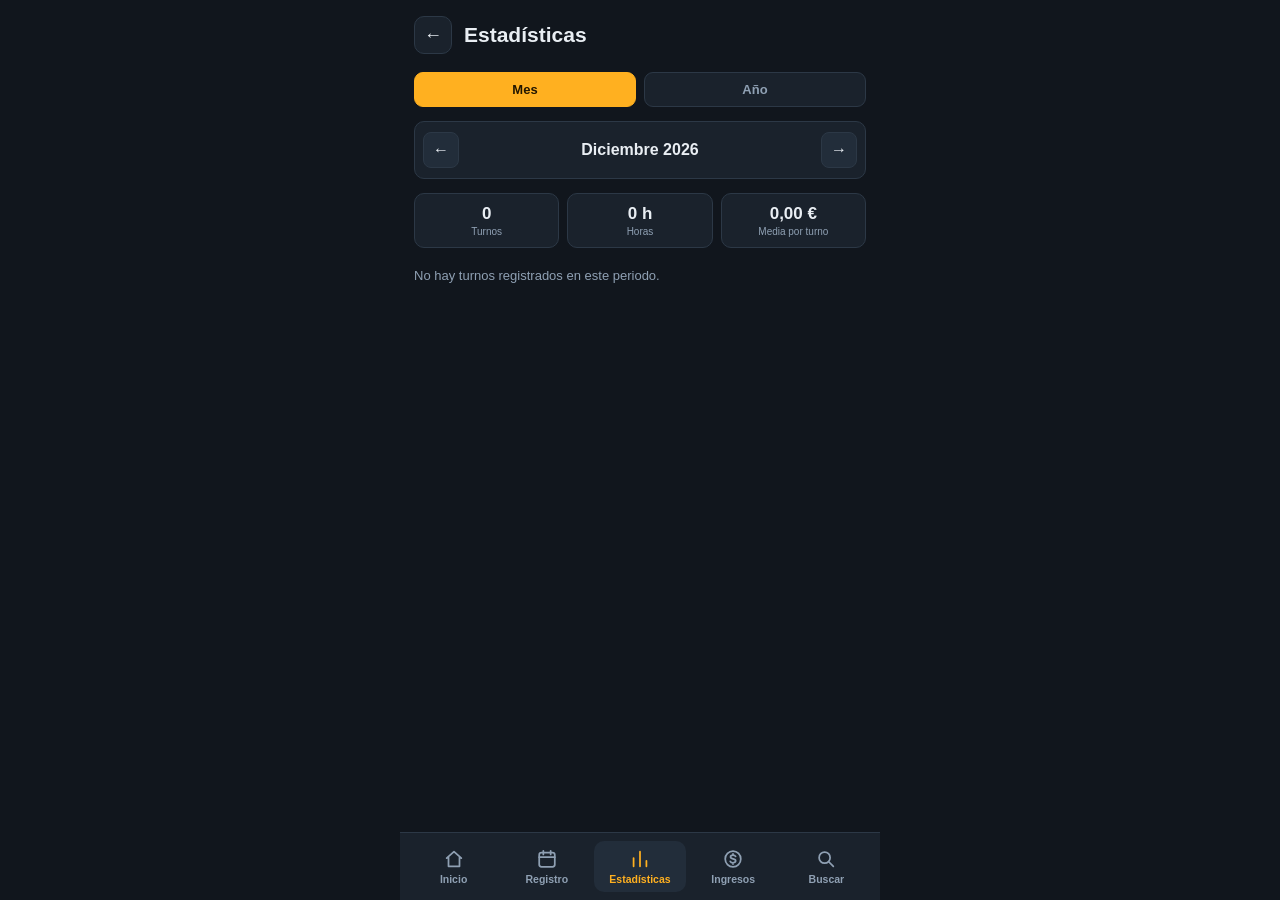
<file: estadisticas.html>
<!DOCTYPE html>
<html lang="es">
<head>
<meta charset="UTF-8">
<meta name="viewport" content="width=device-width, initial-scale=1, maximum-scale=1, viewport-fit=cover">
<title>Estadísticas</title>
<meta name="theme-color" content="#11161d">
<link rel="icon" type="image/png" sizes="192x192" href="icons/icon-192.png">
<link rel="stylesheet" href="estilo.css">
</head>
<body>
<div class="wrap">
  <div class="topbar">
    <a class="back" href="index.html" aria-label="Volver al inicio">&larr;</a>
    <h1>Estadísticas</h1>
  </div>

  <div class="viewtoggle" style="margin-top:0;">
    <button id="vtMes" class="active" onclick="cambiarVista('mes')">Mes</button>
    <button id="vtAno" onclick="cambiarVista('ano')">Año</button>
  </div>

  <div class="monthbar">
    <button onclick="mover(-1)" aria-label="Anterior">&larr;</button>
    <div class="label" id="periodo"></div>
    <button onclick="mover(1)" aria-label="Siguiente">&rarr;</button>
  </div>

  <div class="stats tres" id="resumen"></div>
  <div id="contenido"></div>
</div>

<script src="datos.js"></script>
<script src="nav.js"></script>
<script>
const $ = id => document.getElementById(id);
const esc = s => String(s).replace(/&/g,'&amp;').replace(/</g,'&lt;').replace(/>/g,'&gt;').replace(/"/g,'&quot;');
const eur = n => n.toLocaleString('es-ES', {minimumFractionDigits:2, maximumFractionDigits:2}) + ' €';
const cap = s => s.charAt(0).toUpperCase() + s.slice(1);
const COLOR = {M:'var(--amber)', T:'var(--teal)', N:'var(--indigo)', MA:'var(--violet)'};
const CORTOS = ['Ene','Feb','Mar','Abr','May','Jun','Jul','Ago','Sep','Oct','Nov','Dic'];

const hoy = new Date();
let vista = 'mes', anio = hoy.getFullYear(), mes = hoy.getMonth();

function cambiarVista(v){
  vista = v;
  $('vtMes').className = v === 'mes' ? 'active' : '';
  $('vtAno').className = v === 'ano' ? 'active' : '';
  pintar();
}
function mover(delta){
  if(vista === 'ano'){ anio += delta; }
  else{
    mes += delta;
    if(mes < 0){ mes = 11; anio--; }
    if(mes > 11){ mes = 0; anio++; }
  }
  pintar();
}

// m = número de mes (0-11) o null para el año entero
function recoger(y, m){
  const r = {turnos:0, horas:0, libres:0, ingresos:0,
    tipo:{M:{n:0,i:0}, T:{n:0,i:0}, N:{n:0,i:0}, MA:{n:0,i:0}},
    empresa:{}, puesto:{}, comp:new Map()};
  Datos.EMPRESAS.forEach(c => r.empresa[c] = 0);
  Datos.PUESTOS.forEach(p => r.puesto[p] = 0);
  const meses = m === null ? [0,1,2,3,4,5,6,7,8,9,10,11] : [m];
  meses.forEach(mm => {
    Object.values(Datos.mes(y, mm)).forEach(e => {
      if(e.shift === 'L'){ r.libres++; return; }
      if(!e.shift || !(e.shift in r.tipo)) return;
      const i = (parseFloat(e.salario) || 0) + (parseFloat(e.extra) || 0);
      r.turnos++;
      r.horas += (Datos.settings[e.shift] && Datos.settings[e.shift].horas) || 0;
      r.ingresos += i;
      r.tipo[e.shift].n++; r.tipo[e.shift].i += i;
      if(e.company in r.empresa) r.empresa[e.company]++;
      else r.empresa['Sin empresa'] = (r.empresa['Sin empresa'] || 0) + 1;
      const p = e.puesto || Datos.PUESTO_DEFECTO;
      if(p in r.puesto) r.puesto[p]++;
      const vistos = new Set();
      Object.values(e.equipo || {}).forEach(q => {
        const nombre = (q.nombre || '').trim(), censo = (q.censo || '').trim();
        if(!nombre && !censo) return;
        const k = censo || nombre.toLowerCase();
        if(vistos.has(k)) return;
        vistos.add(k);
        if(!r.comp.has(k)) r.comp.set(k, {nombre, censo, n:0});
        const x = r.comp.get(k);
        if(nombre) x.nombre = nombre;
        x.n++;
      });
    });
  });
  return r;
}

function barras(items){
  const max = Math.max(1, ...items.map(i => i.v));
  return items.map(i => `
    <div class="barrow ancho">
      <div class="blabel">${esc(i.l)}</div>
      <div class="btrack"><div class="bfill" style="width:${i.v / max * 100}%;background:${i.c};"></div></div>
      <div class="bval">${esc(i.t)}</div>
    </div>`).join('');
}
const seccion = (titulo, cuerpo) => `<div class="dash-section"><h3>${titulo}</h3>${cuerpo}</div>`;
const plural = (n, s, p) => n + ' ' + (n === 1 ? s : p);

function pintar(){
  $('periodo').textContent = vista === 'ano' ? String(anio) : cap(Datos.MESES[mes]) + ' ' + anio;
  const r = recoger(anio, vista === 'ano' ? null : mes);
  const media = r.turnos ? r.ingresos / r.turnos : 0;

  $('resumen').innerHTML = `
    <div class="stat"><div class="n">${r.turnos}</div><div class="l">Turnos</div></div>
    <div class="stat"><div class="n">${r.horas} h</div><div class="l">Horas</div></div>
    <div class="stat"><div class="n">${eur(media)}</div><div class="l">Media por turno</div></div>`;

  if(!r.turnos){
    $('contenido').innerHTML = '<div class="vacio">No hay turnos registrados en este periodo.</div>';
    return;
  }

  let html = '';

  if(vista === 'ano'){
    const porMes = CORTOS.map((n, i) => { const x = recoger(anio, i); return {l:n, v:x.turnos, t:x.turnos + ' · ' + x.horas + ' h', c:'var(--amber)'}; });
    html += seccion('Turnos y horas por mes', barras(porMes));
  }

  html += seccion('Por tipo de turno · turnos y media',
    barras(['M','T','N','MA'].map(s => {
      const x = r.tipo[s];
      return {l:Datos.NOMBRES[s], v:x.n, t:x.n + (x.n ? ' · ' + eur(x.i / x.n) : ''), c:COLOR[s]};
    })));

  const emp = Object.entries(r.empresa).filter(([k, v]) => v > 0 || k !== 'Sin empresa');
  html += seccion('Por empresa', barras(emp.map(([k, v]) => ({l:k, v:v, t:String(v), c:'var(--amber)'}))));
  html += seccion('Por especialidad', barras(Datos.PUESTOS.map(p => ({l:p, v:r.puesto[p], t:String(r.puesto[p]), c:'var(--teal)'}))));

  const comp = [...r.comp.values()].sort((a, b) => b.n - a.n || a.nombre.localeCompare(b.nombre, 'es')).slice(0, 5);
  if(comp.length){
    html += seccion('Compañeros con los que más has trabajado',
      barras(comp.map(x => ({l:x.nombre || x.censo, v:x.n, t:plural(x.n, 'día', 'días'), c:'var(--indigo)'}))));
  }

  if(r.libres) html += `<div class="hint">${plural(r.libres, 'día libre', 'días libres')} en este periodo.</div>`;
  $('contenido').innerHTML = html;
}

pintar();
</script>
</body>
</html>
</file>
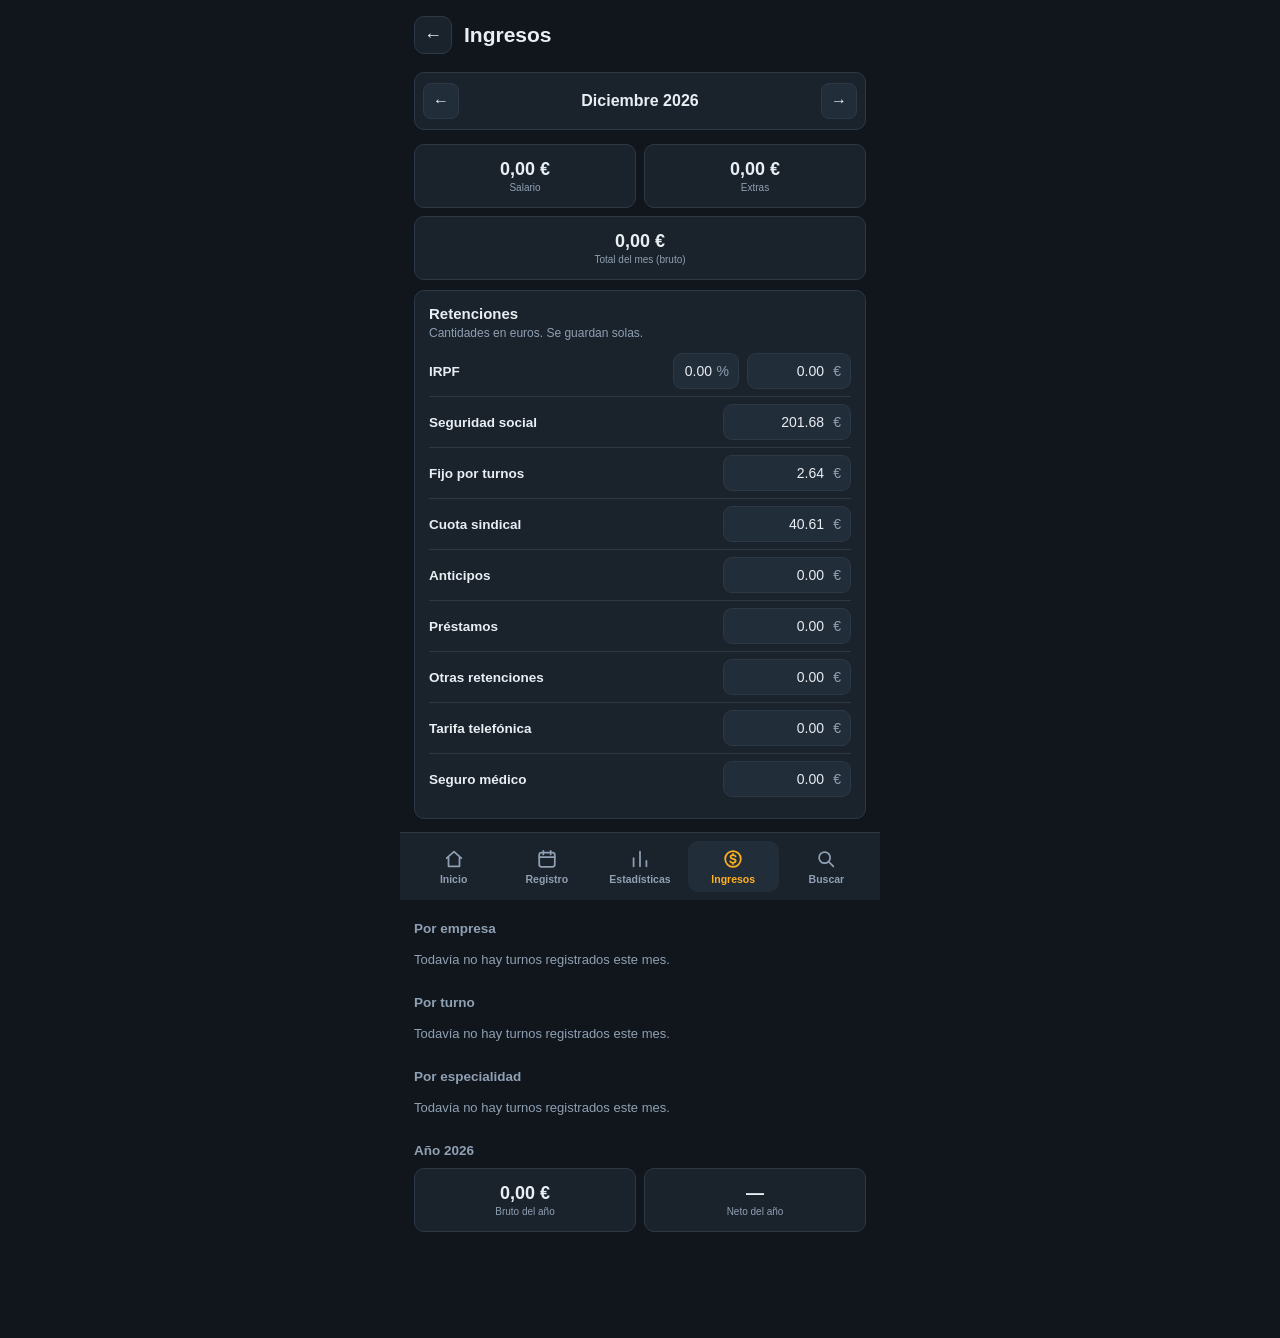
<file: ingresos.html>
<!DOCTYPE html>
<html lang="es">
<head>
<meta charset="UTF-8">
<meta name="viewport" content="width=device-width, initial-scale=1, maximum-scale=1, viewport-fit=cover">
<title>Ingresos</title>
<meta name="theme-color" content="#11161d">
<link rel="icon" type="image/png" sizes="192x192" href="icons/icon-192.png">
<link rel="stylesheet" href="estilo.css">
</head>
<body>
<div class="wrap">
  <div class="topbar">
    <a class="back" href="index.html" aria-label="Volver al inicio">&larr;</a>
    <h1>Ingresos</h1>
  </div>

  <div class="monthbar">
    <button onclick="cambiarMes(-1)" aria-label="Mes anterior">&larr;</button>
    <div class="label" id="mesLabel"></div>
    <button onclick="cambiarMes(1)" aria-label="Mes siguiente">&rarr;</button>
  </div>

  <div class="stats dos" id="resumen"></div>

  <div class="card">
    <h2>Retenciones</h2>
    <div class="sub">Cantidades en euros. Se guardan solas.</div>
    <div id="retCampos"></div>
  </div>
  <div class="stats dos" id="retTotales"></div>

  <div class="dash-section"><h3>Por empresa</h3><div id="porEmpresa"></div></div>
  <div class="dash-section"><h3>Por turno</h3><div id="porTurno"></div></div>
  <div class="dash-section"><h3>Por especialidad</h3><div id="porPuesto"></div></div>

  <div class="dash-section"><h3 id="anioTitulo">Año</h3><div class="stats dos" id="anio"></div></div>
</div>

<script src="datos.js"></script>
<script src="nav.js"></script>
<script>
const hoy = new Date();
let anio = hoy.getFullYear(), mesVista = hoy.getMonth();
const $ = id => document.getElementById(id);
const eur = n => n.toLocaleString('es-ES', {minimumFractionDigits:2, maximumFractionDigits:2}) + ' €';
const COLOR = {M:'var(--amber)', T:'var(--teal)', N:'var(--indigo)', MA:'var(--violet)'};

function cambiarMes(delta){
  mesVista += delta;
  if(mesVista < 0){ mesVista = 11; anio--; }
  if(mesVista > 11){ mesVista = 0; anio++; }
  pintar();
}

function barras(filas, color){
  const max = Math.max(1, ...filas.map(f => f.valor));
  return filas.map(f => `
    <div class="barrow">
      <div class="blabel">${f.etiqueta}</div>
      <div class="btrack"><div class="bfill" style="width:${f.valor / max * 100}%;background:${f.color || color};"></div></div>
      <div class="bval">${eur(f.valor)}</div>
    </div>`).join('');
}

const CAMPOS = [['ss','Seguridad social'],['fijo','Fijo por turnos'],['sindical','Cuota sindical'],['anticipos','Anticipos'],
  ['prestamos','Préstamos'],['otras','Otras retenciones'],['telefono','Tarifa telefónica'],['seguro','Seguro médico']];
const DEF = Datos.retDefecto();
const num = v => parseFloat(String(v).replace(',', '.')) || 0;
const f2 = n => (Math.round(n * 100) / 100).toFixed(2);
let modoIrpf = 'pct';

$('retCampos').innerHTML = `
  <div class="ret-fila irpf">
    <div class="nom">IRPF</div>
    <div class="unidad" data-u="%"><input class="field" id="ret_irpfPct" type="text" inputmode="decimal" autocomplete="off"></div>
    <div class="unidad" data-u="€"><input class="field" id="ret_irpfEur" type="text" inputmode="decimal" autocomplete="off"></div>
  </div>` + CAMPOS.map(([k, t]) => `
  <div class="ret-fila">
    <div class="nom">${t}</div>
    <div class="unidad" data-u="€"><input class="field" id="ret_${k}" type="text" inputmode="decimal" autocomplete="off"></div>
  </div>`).join('');

const brutoMes = () => { const r = Datos.resumen(anio, mesVista); return r.salario + r.extra; };
const irpfEurDe = (rec, bruto) => rec.irpfModo === 'pct' ? bruto * num(rec.irpfPct) / 100 : num(rec.irpfEur);
const totalRet = (rec, bruto) => irpfEurDe(rec, bruto) + CAMPOS.reduce((s, [k]) => s + num(rec[k]), 0);

function leerRet(){
  const o = {irpfPct: num($('ret_irpfPct').value), irpfEur: num($('ret_irpfEur').value), irpfModo: modoIrpf};
  CAMPOS.forEach(([k]) => o[k] = num($('ret_' + k).value));
  return o;
}

function totales(){
  const bruto = brutoMes(), rec = leerRet();
  const total = totalRet(rec, bruto);
  $('retTotales').innerHTML = `
    <div class="stat"><div class="n">${eur(total)}</div><div class="l">Total retenciones</div></div>
    <div class="stat"><div class="n" style="color:var(--amber);">${eur(bruto - total)}</div><div class="l">Salario neto</div></div>`;
}

function alEditar(origen){
  const bruto = brutoMes();
  if(origen === 'pct'){ modoIrpf = 'pct'; $('ret_irpfEur').value = f2(bruto * num($('ret_irpfPct').value) / 100); }
  if(origen === 'eur'){ modoIrpf = 'eur'; $('ret_irpfPct').value = bruto > 0 ? f2(num($('ret_irpfEur').value) / bruto * 100) : ''; }
  Datos.retenciones[Datos.clave(anio, mesVista)] = leerRet();
  Datos.guardar();
  totales();
  pintarAnio();
}
$('ret_irpfPct').addEventListener('input', () => alEditar('pct'));
$('ret_irpfEur').addEventListener('input', () => alEditar('eur'));
CAMPOS.forEach(([k]) => $('ret_' + k).addEventListener('input', () => alEditar('otro')));

function cargarRet(){
  const bruto = brutoMes();
  const rec = Datos.retenciones[Datos.clave(anio, mesVista)] || {irpfEur:0, irpfModo:'pct', ...DEF};
  modoIrpf = rec.irpfModo || 'pct';
  const eurIrpf = irpfEurDe(rec, bruto);
  $('ret_irpfPct').value = modoIrpf === 'pct' ? f2(num(rec.irpfPct)) : (bruto > 0 ? f2(eurIrpf / bruto * 100) : '0.00');
  $('ret_irpfEur').value = f2(eurIrpf);
  CAMPOS.forEach(([k]) => $('ret_' + k).value = f2(rec[k] !== undefined ? num(rec[k]) : DEF[k]));
}

function pintar(){
  $('mesLabel').textContent = Datos.MESES[mesVista] + ' ' + anio;
  const r = Datos.resumen(anio, mesVista);

  $('resumen').innerHTML = `
    <div class="stat"><div class="n">${eur(r.salario)}</div><div class="l">Salario</div></div>
    <div class="stat"><div class="n">${eur(r.extra)}</div><div class="l">Extras</div></div>
    <div class="stat full"><div class="n">${eur(r.salario + r.extra)}</div><div class="l">Total del mes (bruto)</div></div>`;

  cargarRet();
  totales();

  // desgloses
  const empresas = {}, turnos = {M:0,T:0,N:0,MA:0}, puestos = {};
  Datos.EMPRESAS.forEach(c => empresas[c] = 0);
  Datos.PUESTOS.forEach(p => puestos[p] = 0);
  let hayDatos = false;
  Object.values(Datos.mes(anio, mesVista)).forEach(e => {
    if(!e.shift || e.shift === 'L') return;
    const imp = (parseFloat(e.salario) || 0) + (parseFloat(e.extra) || 0);
    hayDatos = true;
    if(e.company in empresas) empresas[e.company] += imp;
    if(e.shift in turnos) turnos[e.shift] += imp;
    const p = e.puesto || Datos.PUESTO_DEFECTO;
    if(p in puestos) puestos[p] += imp;
  });
  const vacio = '<div class="vacio">Todavía no hay turnos registrados este mes.</div>';
  $('porEmpresa').innerHTML = hayDatos ? barras(Datos.EMPRESAS.map(c => ({etiqueta:c, valor:empresas[c]})), 'var(--amber)') : vacio;
  $('porTurno').innerHTML = hayDatos ? barras(['M','T','N','MA'].map(s => ({etiqueta:Datos.NOMBRES[s], valor:turnos[s], color:COLOR[s]})), 'var(--amber)') : vacio;
  $('porPuesto').innerHTML = hayDatos ? barras(Datos.PUESTOS.map(p => ({etiqueta:p, valor:puestos[p]})), 'var(--teal)') : vacio;

  pintarAnio();
}

function pintarAnio(){
  let brutoAnio = 0, netoAnio = 0, mesesNeto = 0;
  for(let m = 0; m < 12; m++){
    const x = Datos.resumen(anio, m);
    brutoAnio += x.salario + x.extra;
    const rec = Datos.retenciones[Datos.clave(anio, m)];
    if(rec){ netoAnio += (x.salario + x.extra) - totalRet(rec, x.salario + x.extra); mesesNeto++; }
  }
  $('anioTitulo').textContent = 'Año ' + anio;
  $('anio').innerHTML = `
    <div class="stat"><div class="n">${eur(brutoAnio)}</div><div class="l">Bruto del año</div></div>
    <div class="stat"><div class="n">${mesesNeto ? eur(netoAnio) : '—'}</div><div class="l">Neto del año${mesesNeto ? ' (' + mesesNeto + (mesesNeto === 1 ? ' mes' : ' meses') + ')' : ''}</div></div>`;
}

pintar();
</script>
</body>
</html>
</file>
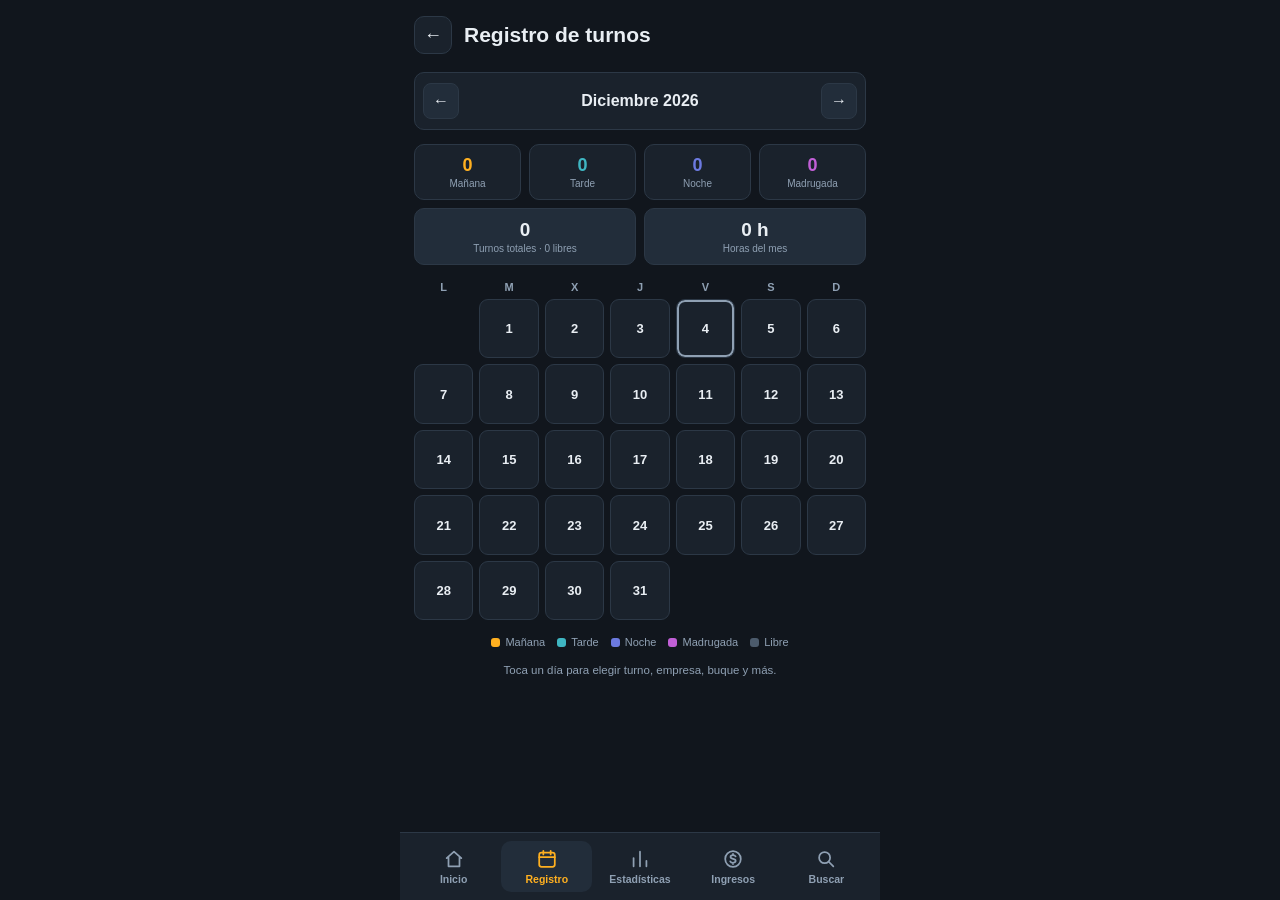
<file: registro.html>
<!DOCTYPE html>
<html lang="es">
<head>
<meta charset="UTF-8">
<meta name="viewport" content="width=device-width, initial-scale=1, maximum-scale=1, viewport-fit=cover">
<title>Registro de turnos</title>
<meta name="theme-color" content="#11161d">
<link rel="icon" type="image/png" sizes="192x192" href="icons/icon-192.png">
<link rel="stylesheet" href="estilo.css">
</head>
<body>
<div class="wrap">
  <div class="topbar">
    <a class="back" href="index.html" aria-label="Volver al inicio">&larr;</a>
    <h1>Registro de turnos</h1>
  </div>

  <div class="monthbar">
    <button onclick="cambiarMes(-1)" aria-label="Mes anterior">&larr;</button>
    <div class="label" id="mesLabel"></div>
    <button onclick="cambiarMes(1)" aria-label="Mes siguiente">&rarr;</button>
  </div>

  <div class="stats" id="stats"></div>

  <div class="weekdays"><span>L</span><span>M</span><span>X</span><span>J</span><span>V</span><span>S</span><span>D</span></div>
  <div class="grid" id="grid"></div>

  <div class="legend">
    <span><i class="M"></i>Mañana</span><span><i class="T"></i>Tarde</span>
    <span><i class="N"></i>Noche</span><span><i class="MA"></i>Madrugada</span><span><i class="L"></i>Libre</span>
  </div>
  <div class="hint">Toca un día para elegir turno, empresa, buque y más.</div>
</div>

<div class="overlay" id="diaOverlay">
  <div class="sheet">
    <h2 id="diaTitulo">Día</h2>
    <div class="dsub" id="diaSub"></div>
    <div class="shiftpick" id="turnoPick"></div>
    <label for="diaPuesto">Especialidad</label>
    <select id="diaPuesto"></select>
    <label for="diaEmpresa">Empresa</label>
    <select id="diaEmpresa"></select>
    <label for="diaBuque">Buque</label>
    <input type="text" id="diaBuque" class="field" placeholder="Nombre del buque">
    <div class="field-row">
      <div><label for="diaMovs">Movimientos</label><input type="number" id="diaMovs" class="field" min="0" step="1" placeholder="0"></div>
      <div><label for="diaSalario">Salario del día (€)</label><input type="number" id="diaSalario" class="field" min="0" step="0.01" placeholder="0.00"></div>
    </div>
    <label for="diaExtra">Extra (€)</label>
    <input type="number" id="diaExtra" class="field" min="0" step="0.01" placeholder="0.00">
    <label for="diaNota">Nota (opcional)</label>
    <textarea id="diaNota" placeholder="Ej. cambio con un compañero, incidencia..."></textarea>
    <label>Compañeros</label>
    <div id="equipo"></div>
    <datalist id="listaNombres"></datalist>
    <datalist id="listaCensos"></datalist>
    <div class="row">
      <button class="btn-cancel" onclick="cerrarDia()">Cancelar</button>
      <button class="btn-save" onclick="guardarDia()">Guardar</button>
    </div>
  </div>
</div>

<script src="datos.js"></script>
<script src="nav.js"></script>
<script>
const hoy = new Date();
let anio = hoy.getFullYear(), mesVista = hoy.getMonth();
let diaSel = null, turnoSel = '';
const $ = id => document.getElementById(id);

$('diaPuesto').innerHTML = Datos.PUESTOS.map(p => `<option value="${p}">${p}</option>`).join('');
$('diaEmpresa').innerHTML = '<option value="">Sin especificar</option>' +
  Datos.EMPRESAS.map(c => `<option value="${c}">${c}</option>`).join('');

const ROLES = [['capataz','Capataz'],['apuntador','Apuntador'],['gruero1','Gruero 1'],['gruero2','Gruero 2'],['especialista','Especialista']];
const esc = s => String(s).replace(/&/g,'&amp;').replace(/"/g,'&quot;').replace(/</g,'&lt;').replace(/>/g,'&gt;');

$('equipo').innerHTML = ROLES.map(([k,t]) => `
  <div class="equipo-rol">${t}</div>
  <div class="equipo-campos">
    <input class="field" id="eq_${k}_censo" list="listaCensos" inputmode="numeric" placeholder="Censo" autocomplete="off">
    <input class="field" id="eq_${k}_nombre" list="listaNombres" placeholder="Nombre" autocomplete="off">
  </div>`).join('');

ROLES.forEach(([k]) => {
  const cen = $('eq_'+k+'_censo'), nom = $('eq_'+k+'_nombre');
  nom.addEventListener('input', () => { const c = Datos.porNombre(nom.value); if(c) cen.value = c.censo; });
  cen.addEventListener('input', () => { const c = Datos.porCenso(cen.value); if(c) nom.value = c.nombre; });
});

function refrescarListas(){
  $('listaNombres').innerHTML = Datos.companeros.map(c => `<option value="${esc(c.nombre)}"></option>`).join('');
  $('listaCensos').innerHTML = Datos.companeros.map(c => `<option value="${esc(c.censo)}">${esc(c.nombre)}</option>`).join('');
}
refrescarListas();

function cambiarMes(delta){
  mesVista += delta;
  if(mesVista < 0){ mesVista = 11; anio--; }
  if(mesVista > 11){ mesVista = 0; anio++; }
  pintar();
}

function pintar(){
  $('mesLabel').textContent = Datos.MESES[mesVista] + ' ' + anio;
  const datosMes = Datos.mes(anio, mesVista);
  let offset = new Date(anio, mesVista, 1).getDay() - 1;
  if(offset < 0) offset = 6;
  const diasMes = new Date(anio, mesVista + 1, 0).getDate();

  const grid = $('grid');
  grid.innerHTML = '';
  for(let i = 0; i < offset; i++){
    const v = document.createElement('div'); v.className = 'day empty'; grid.appendChild(v);
  }
  for(let d = 1; d <= diasMes; d++){
    const e = datosMes[d];
    const turno = e ? e.shift : '';
    const esHoy = anio === hoy.getFullYear() && mesVista === hoy.getMonth() && d === hoy.getDate();
    const celda = document.createElement('div');
    celda.className = 'day' + (turno ? ' ' + turno : '') + (esHoy ? ' today' : '');
    celda.innerHTML = '<span class="num">' + d + '</span>' + (turno ? '<span class="tag">' + turno + '</span>' : '');
    if(e && Datos.ABREV[e.company]){
      const co = document.createElement('span'); co.className = 'co'; co.textContent = Datos.ABREV[e.company]; celda.appendChild(co);
    }
    if(e && (e.note || e.buque || e.movimientos || e.salario || e.extra)){
      const p = document.createElement('span'); p.className = 'note-dot'; celda.appendChild(p);
    }
    celda.addEventListener('click', () => abrirDia(d));
    grid.appendChild(celda);
  }

  const r = Datos.resumen(anio, mesVista);
  $('stats').innerHTML = `
    <div class="stat M"><div class="n">${r.cuenta.M}</div><div class="l">Mañana</div></div>
    <div class="stat T"><div class="n">${r.cuenta.T}</div><div class="l">Tarde</div></div>
    <div class="stat N"><div class="n">${r.cuenta.N}</div><div class="l">Noche</div></div>
    <div class="stat MA"><div class="n">${r.cuenta.MA}</div><div class="l">Madrugada</div></div>
    <div class="stat wide"><div class="n">${r.turnos}</div><div class="l">Turnos totales · ${r.cuenta.L} libres</div></div>
    <div class="stat wide"><div class="n">${r.horas} h</div><div class="l">Horas del mes</div></div>`;
}

function abrirDia(d){
  diaSel = d;
  const e = Datos.dia(anio, mesVista, d) || {};
  turnoSel = e.shift || '';
  $('diaTitulo').textContent = 'Día ' + d;
  $('diaSub').textContent = Datos.MESES[mesVista] + ' ' + anio;
  $('diaPuesto').value = e.puesto || Datos.PUESTO_DEFECTO;
  $('diaEmpresa').value = e.company || '';
  $('diaBuque').value = e.buque || '';
  $('diaMovs').value = e.movimientos || '';
  $('diaSalario').value = e.salario || '';
  $('diaExtra').value = e.extra || '';
  $('diaNota').value = e.note || '';
  ROLES.forEach(([k]) => {
    const p = (e.equipo && e.equipo[k]) || {};
    $('eq_'+k+'_censo').value = p.censo || '';
    $('eq_'+k+'_nombre').value = p.nombre || '';
  });

  const pick = $('turnoPick');
  pick.innerHTML = '';
  Datos.TURNOS.forEach(s => {
    const b = document.createElement('button');
    b.textContent = Datos.NOMBRES[s];
    b.className = s === turnoSel ? 'active ' + s : '';
    b.onclick = () => {
      turnoSel = turnoSel === s ? '' : s;
      Array.from(pick.children).forEach(c => c.className = '');
      if(turnoSel) b.className = 'active ' + turnoSel;
    };
    pick.appendChild(b);
  });
  $('diaOverlay').classList.add('open');
}
function cerrarDia(){ $('diaOverlay').classList.remove('open'); }

function guardarDia(){
  const nota = $('diaNota').value.trim(), empresa = $('diaEmpresa').value, buque = $('diaBuque').value.trim();
  const movs = $('diaMovs').value, salario = $('diaSalario').value, extra = $('diaExtra').value;
  const equipo = {};
  ROLES.forEach(([k]) => {
    const censo = $('eq_'+k+'_censo').value.trim(), nombre = $('eq_'+k+'_nombre').value.trim();
    if(censo || nombre){ equipo[k] = {censo, nombre}; Datos.recordarCompanero(censo, nombre); }
  });
  if(!turnoSel && !(nota || empresa || buque || movs || salario || extra || Object.keys(equipo).length)){
    Datos.ponerDia(anio, mesVista, diaSel, null);
  } else {
    Datos.ponerDia(anio, mesVista, diaSel, {
      shift: turnoSel, puesto: $('diaPuesto').value, equipo: equipo, note: nota, company: empresa, buque: buque,
      movimientos: movs ? parseFloat(movs) : '',
      salario: salario ? parseFloat(salario) : '',
      extra: extra ? parseFloat(extra) : ''
    });
  }
  refrescarListas();
  cerrarDia();
  pintar();
}

pintar();
</script>
</body>
</html>
</file>
<file: estilo.css>
:root{
  --bg:#11161d;--surface:#1a222c;--surface2:#222d3a;--border:#2c3846;
  --text:#e9eef3;--text-dim:#8fa0b3;
  --amber:#ffb020;--teal:#3fb6c2;--indigo:#6c7ae0;--violet:#c15fd6;--grey:#4c5b6c;
  --radius:10px;
  --green:#5cc486;--coral:#e2786d;
}
*{box-sizing:border-box;-webkit-tap-highlight-color:transparent;}
html,body{margin:0;min-height:100%;background:var(--bg);color:var(--text);
  font-family:-apple-system,BlinkMacSystemFont,"Segoe UI",Roboto,Helvetica,Arial,sans-serif;}
body{padding-top:env(safe-area-inset-top,0px);padding-bottom:env(safe-area-inset-bottom,0px);}
.wrap{max-width:480px;margin:0 auto;padding:16px 14px 96px;}

.topbar{display:flex;align-items:center;gap:12px;margin-bottom:18px;}
.topbar a.back{
  width:38px;height:38px;border-radius:10px;border:1px solid var(--border);background:var(--surface);
  color:var(--text);display:flex;align-items:center;justify-content:center;text-decoration:none;font-size:18px;
}
.topbar h1{font-size:21px;font-weight:800;margin:0;}

.monthbar{display:flex;align-items:center;justify-content:space-between;
  background:var(--surface);border:1px solid var(--border);border-radius:var(--radius);padding:10px 8px;margin-bottom:14px;}
.monthbar button{background:var(--surface2);border:1px solid var(--border);color:var(--text);
  width:36px;height:36px;border-radius:8px;font-size:16px;cursor:pointer;}
.monthbar .label{font-weight:700;font-size:16px;text-transform:capitalize;}

.stats{display:grid;grid-template-columns:repeat(4,1fr);gap:8px;margin-bottom:10px;}
.stat{background:var(--surface);border:1px solid var(--border);border-radius:var(--radius);padding:10px 4px;text-align:center;}
.stat .n{font-size:18px;font-weight:800;font-variant-numeric:tabular-nums;}
.stat .l{font-size:10px;color:var(--text-dim);margin-top:2px;}
.stat.M .n{color:var(--amber);} .stat.T .n{color:var(--teal);}
.stat.N .n{color:var(--indigo);} .stat.MA .n{color:var(--violet);}
.stat.wide{grid-column:span 2;background:var(--surface2);}
.stat.wide .n{font-size:19px;}

.weekdays,.grid{display:grid;grid-template-columns:repeat(7,1fr);gap:6px;}
.weekdays{margin:16px 0 6px;}
.weekdays span{text-align:center;font-size:11px;color:var(--text-dim);font-weight:600;}
.day{position:relative;aspect-ratio:1/1;border-radius:9px;background:var(--surface);border:1px solid var(--border);
  display:flex;flex-direction:column;align-items:center;justify-content:center;cursor:pointer;user-select:none;}
.day.empty{background:transparent;border:none;cursor:default;}
.day .num{font-size:13px;font-weight:600;font-variant-numeric:tabular-nums;}
.day.today{box-shadow:inset 0 0 0 2px var(--text-dim);}
.day .tag{font-size:9px;font-weight:800;margin-top:1px;}
.day .co{position:absolute;top:3px;left:4px;font-size:8px;font-weight:800;color:var(--text-dim);}
.day .note-dot{position:absolute;top:4px;right:5px;width:5px;height:5px;border-radius:50%;background:var(--text-dim);}
.day.M{background:rgba(255,176,32,.16);border-color:rgba(255,176,32,.5);} .day.M .num{color:var(--amber);}
.day.T{background:rgba(63,182,194,.16);border-color:rgba(63,182,194,.5);} .day.T .num{color:var(--teal);}
.day.N{background:rgba(108,122,224,.18);border-color:rgba(108,122,224,.55);} .day.N .num{color:var(--indigo);}
.day.MA{background:rgba(193,95,214,.18);border-color:rgba(193,95,214,.55);} .day.MA .num{color:var(--violet);}
.day.L{background:rgba(76,91,108,.25);border-color:var(--grey);}
.day.L .num{color:var(--text-dim);text-decoration:line-through;}

.legend{display:flex;gap:12px;justify-content:center;margin-top:16px;flex-wrap:wrap;}
.legend span{font-size:11px;color:var(--text-dim);display:flex;align-items:center;gap:5px;}
.legend i{width:9px;height:9px;border-radius:3px;display:inline-block;}
.legend i.M{background:var(--amber);} .legend i.T{background:var(--teal);}
.legend i.N{background:var(--indigo);} .legend i.MA{background:var(--violet);} .legend i.L{background:var(--grey);}
.hint{text-align:center;color:var(--text-dim);font-size:11.5px;margin-top:14px;line-height:1.5;}

.overlay{position:fixed;inset:0;background:rgba(6,9,13,.72);display:none;align-items:flex-end;justify-content:center;z-index:50;}
.overlay.open{display:flex;}
.sheet{width:100%;max-width:480px;background:var(--surface);border-radius:16px 16px 0 0;
  padding:18px 18px calc(22px + env(safe-area-inset-bottom,0px));border:1px solid var(--border);border-bottom:none;
  max-height:88vh;overflow-y:auto;}
.sheet h2{margin:0 0 4px;font-size:17px;}
.sheet .dsub{color:var(--text-dim);font-size:12.5px;margin-bottom:14px;text-transform:capitalize;}
.shiftpick{display:grid;grid-template-columns:repeat(3,1fr);gap:8px;margin-bottom:14px;}
.shiftpick button{border-radius:9px;border:1px solid var(--border);background:var(--surface2);color:var(--text);
  padding:10px 4px;font-size:12px;font-weight:700;cursor:pointer;}
.shiftpick button.active.M{background:var(--amber);color:#221600;border-color:var(--amber);}
.shiftpick button.active.T{background:var(--teal);color:#03272a;border-color:var(--teal);}
.shiftpick button.active.N{background:var(--indigo);color:#12123a;border-color:var(--indigo);}
.shiftpick button.active.MA{background:var(--violet);color:#2a0c30;border-color:var(--violet);}
.shiftpick button.active.L{background:var(--grey);color:#fff;border-color:var(--grey);}
label{display:block;font-size:11.5px;color:var(--text-dim);margin:10px 0 5px;}
.field,select,textarea{width:100%;background:var(--surface2);border:1px solid var(--border);color:var(--text);
  border-radius:9px;padding:10px 9px;font-size:14px;font-family:inherit;}
textarea{min-height:56px;resize:vertical;}
.field-row{display:grid;grid-template-columns:1fr 1fr;gap:8px;}
.sheet .row{display:flex;gap:8px;margin-top:16px;}
.sheet .row button{flex:1;padding:12px;border-radius:9px;border:none;font-size:14px;font-weight:700;cursor:pointer;}
.btn-save{background:var(--amber);color:#221600;}
.btn-cancel{background:var(--surface2);color:var(--text-dim);border:1px solid var(--border) !important;}

.equipo-rol{font-size:12px;color:var(--text);font-weight:700;margin:12px 0 5px;}
.equipo-campos{display:grid;grid-template-columns:96px 1fr;gap:8px;}

.stats.dos{grid-template-columns:1fr 1fr;}
.stats.dos .stat{padding:14px 6px;}
.stat.full{grid-column:1/-1;}
.card{background:var(--surface);border:1px solid var(--border);border-radius:var(--radius);padding:14px;margin-bottom:16px;}
.card .row2{display:grid;grid-template-columns:1fr auto;gap:8px;}
.card .row2 button{padding:0 16px;border:none;border-radius:9px;background:var(--amber);color:#221600;font-weight:700;font-size:14px;cursor:pointer;}
.card .note{font-size:12px;color:var(--text-dim);margin-top:8px;line-height:1.4;}
.dash-section{margin:22px 0 0;}
.dash-section h3{font-size:13.5px;color:var(--text-dim);margin:0 0 10px;font-weight:700;}
.barrow{display:flex;align-items:center;gap:8px;margin-bottom:8px;}
.barrow .blabel{width:92px;font-size:12px;color:var(--text-dim);flex-shrink:0;}
.barrow .btrack{flex:1;background:var(--surface2);border-radius:6px;height:16px;overflow:hidden;}
.barrow .bfill{height:100%;border-radius:6px;}
.barrow .bval{width:74px;text-align:right;font-size:12px;font-weight:700;flex-shrink:0;font-variant-numeric:tabular-nums;}
.vacio{color:var(--text-dim);font-size:13px;padding:6px 0;}

.ret-fila{display:grid;grid-template-columns:1fr 128px;gap:8px;align-items:center;padding:7px 0;border-bottom:1px solid var(--border);}
.ret-fila:last-of-type{border-bottom:none;}
.ret-fila.irpf{grid-template-columns:1fr 66px 104px;}
.ret-fila .nom{font-size:13.5px;font-weight:600;}
.ret-fila .field{text-align:right;padding:9px 8px;}
.card h2{font-size:15px;margin:0 0 4px;}
.card .sub{font-size:12px;color:var(--text-dim);margin-bottom:6px;}

.unidad{position:relative;}
.unidad::after{content:attr(data-u);position:absolute;right:10px;top:50%;transform:translateY(-50%);color:var(--text-dim);font-size:14px;pointer-events:none;}
.unidad .field{padding-right:26px;}

.viewtoggle{display:flex;gap:8px;margin:14px 0;}
.viewtoggle button{flex:1;padding:9px 0;border-radius:9px;border:1px solid var(--border);background:var(--surface);color:var(--text-dim);font-size:13px;font-weight:700;cursor:pointer;}
.viewtoggle button.active{background:var(--amber);color:#221600;border-color:var(--amber);}
.filtros{display:grid;grid-template-columns:1fr 1fr;gap:8px;margin-top:8px;}
.filtros select{padding:9px 8px;font-size:13px;}
.stats.tres{grid-template-columns:repeat(3,1fr);margin-bottom:14px;}
.item{background:var(--surface);border:1px solid var(--border);border-radius:var(--radius);padding:11px 12px;margin-bottom:8px;}
.it-top{display:flex;justify-content:space-between;gap:8px;font-size:14px;font-weight:700;}
.it-sub{font-size:12px;color:var(--text-dim);margin-top:3px;line-height:1.4;}
.it-nota{font-size:12px;color:var(--text-dim);margin-top:4px;font-style:italic;}
.buque .bh{cursor:pointer;}
.buque .bd{margin-top:10px;border-top:1px solid var(--border);padding-top:6px;}
.buque .srv{padding:7px 0;border-bottom:1px solid var(--border);font-size:12.5px;line-height:1.4;}
.buque .srv:last-of-type{border-bottom:none;}
.acciones{display:flex;gap:8px;margin-top:10px;}
.acciones button{flex:1;padding:9px 4px;border-radius:9px;border:1px solid var(--border);background:var(--surface2);color:var(--text);font-size:12.5px;font-weight:700;cursor:pointer;}
[hidden]{display:none !important;}

.btn-limpiar{margin-left:auto;padding:9px 14px;border-radius:9px;border:1px solid var(--border);background:var(--surface2);color:var(--text);font-size:13px;font-weight:700;cursor:pointer;}
.btn-limpiar:active{background:var(--surface);}

.accion{width:100%;padding:13px;border-radius:10px;border:none;background:var(--amber);color:#221600;font-size:14.5px;font-weight:700;cursor:pointer;margin-top:12px;}
.accion.sec{background:var(--surface2);color:var(--text);border:1px solid var(--border);}
.estado{margin-top:14px;font-size:13px;line-height:1.5;padding:11px 12px;border-radius:9px;background:var(--surface2);}
.estado:empty{display:none;}
.estado.ok{border-left:3px solid var(--green);}
.estado.err{border-left:3px solid var(--coral);}
.card p{margin:0;font-size:13px;line-height:1.5;color:var(--text-dim);}

.dos{display:grid;grid-template-columns:1fr 1fr;gap:8px;}
.dos .accion{margin-top:12px;}

.tar-cab,.tar-fila{display:grid;grid-template-columns:1fr 92px 82px;gap:8px;align-items:center;}
.tar-cab{font-size:11.5px;color:var(--text-dim);padding:10px 0 4px;}
.tar-cab span:nth-child(n+2){text-align:right;padding-right:4px;}
.tar-fila{padding:6px 0;border-bottom:1px solid var(--border);}
.tar-fila:last-child{border-bottom:none;}
.tar-fila .nom{font-size:13px;font-weight:600;}
.tar-fila .field{text-align:right;padding:9px 8px;}
.etq{display:inline-block;margin-left:6px;font-size:10.5px;font-weight:700;padding:1px 6px;border-radius:5px;}
.etq.fes{background:rgba(63,182,194,.18);color:var(--teal);}
.etq.sab{background:rgba(193,95,214,.18);color:var(--violet);}
.comp-fila{display:grid;grid-template-columns:84px 1fr 40px;gap:8px;margin-bottom:8px;}
.comp-fila .field{padding:9px 8px;}
.borrar{border-radius:9px;border:1px solid var(--border);background:var(--surface2);color:var(--coral);font-size:15px;cursor:pointer;}
.comp-nuevo{display:grid;grid-template-columns:84px 1fr;gap:8px;margin-top:14px;}

.barrow.ancho .bval{width:128px;}
.barrow.ancho .blabel{width:96px;}
.stats.tres .stat .n{font-size:17px;}

/* ===== Portada (index.html) ===== */
.wrap.portada{padding:26px 16px 96px;}
.portada header{margin-bottom:26px;}
.portada header h1{font-size:30px;font-weight:800;letter-spacing:.2px;margin:0;}
.portada header .place{color:var(--text-dim);font-size:14px;margin-top:4px;}
.portada header .date{color:var(--amber);font-size:13px;font-weight:600;margin-top:14px;text-transform:capitalize;}
.menu{display:grid;grid-template-columns:1fr 1fr;gap:12px;}
.btn{
  --c:var(--amber);
  display:flex;flex-direction:column;justify-content:space-between;gap:18px;
  min-height:112px;padding:16px;border-radius:14px;text-decoration:none;color:var(--text);
  background:var(--surface);border:1px solid var(--border);border-left:4px solid var(--c);
  transition:transform .12s, background .12s;
}
.btn:active{transform:scale(.97);background:var(--surface2);}
.btn:focus-visible{outline:2px solid var(--c);outline-offset:2px;}
.btn svg{width:28px;height:28px;stroke:var(--c);fill:none;stroke-width:1.8;stroke-linecap:round;stroke-linejoin:round;}
.btn .t{font-size:15.5px;font-weight:700;line-height:1.2;}
.btn .d{font-size:12px;color:var(--text-dim);margin-top:3px;line-height:1.3;}
.btn.main{grid-column:1/-1;flex-direction:row;align-items:center;justify-content:flex-start;gap:16px;min-height:96px;background:var(--surface2);}
.btn.main svg{width:36px;height:36px;flex-shrink:0;}
.btn.main .t{font-size:18px;}
/* color de cada botón */
.c-amber{--c:var(--amber);}
.c-teal{--c:var(--teal);}
.c-green{--c:var(--green);}
.c-indigo{--c:var(--indigo);}
.c-coral{--c:var(--coral);}
.c-dim{--c:var(--text-dim);}
.portada .foot{text-align:center;color:var(--text-dim);font-size:12px;margin-top:28px;}
@media (prefers-reduced-motion:reduce){.btn{transition:none;}}

/* ===== Panel de resumen de la portada ===== */
.panel{margin-bottom:18px;}
.panel .mes{font-size:12px;color:var(--text-dim);font-weight:700;margin-bottom:8px;text-transform:capitalize;}
.panel .grandes{display:grid;grid-template-columns:repeat(3,1fr);gap:8px;}
.panel .g{background:var(--surface);border:1px solid var(--border);border-radius:var(--radius);padding:14px 6px;text-align:center;}
.panel .g .n{font-size:22px;font-weight:800;font-variant-numeric:tabular-nums;}
.panel .g .l{font-size:10px;color:var(--text-dim);margin-top:3px;}
.panel .g:nth-child(1) .n{color:var(--amber);}
.panel .g:nth-child(2) .n{color:var(--teal);}
.panel .g:nth-child(3) .n{color:var(--green);}

/* ===== Barra de navegación inferior (nav.js) ===== */
.navbar{position:fixed;left:0;right:0;bottom:0;z-index:40;max-width:480px;margin:0 auto;display:grid;grid-template-columns:repeat(5,1fr);gap:2px;
  padding:8px 8px calc(8px + env(safe-area-inset-bottom,0px));background:var(--surface);border-top:1px solid var(--border);}
.navbar a{display:flex;flex-direction:column;align-items:center;gap:3px;padding:7px 0;border-radius:10px;color:var(--text-dim);text-decoration:none;font-size:10.5px;font-weight:700;}
.navbar a svg{width:22px;height:22px;stroke:currentColor;fill:none;stroke-width:1.9;stroke-linecap:round;stroke-linejoin:round;}
.navbar a.on{color:var(--amber);background:var(--surface2);}
.navbar a:active{background:var(--surface2);}
</file>
